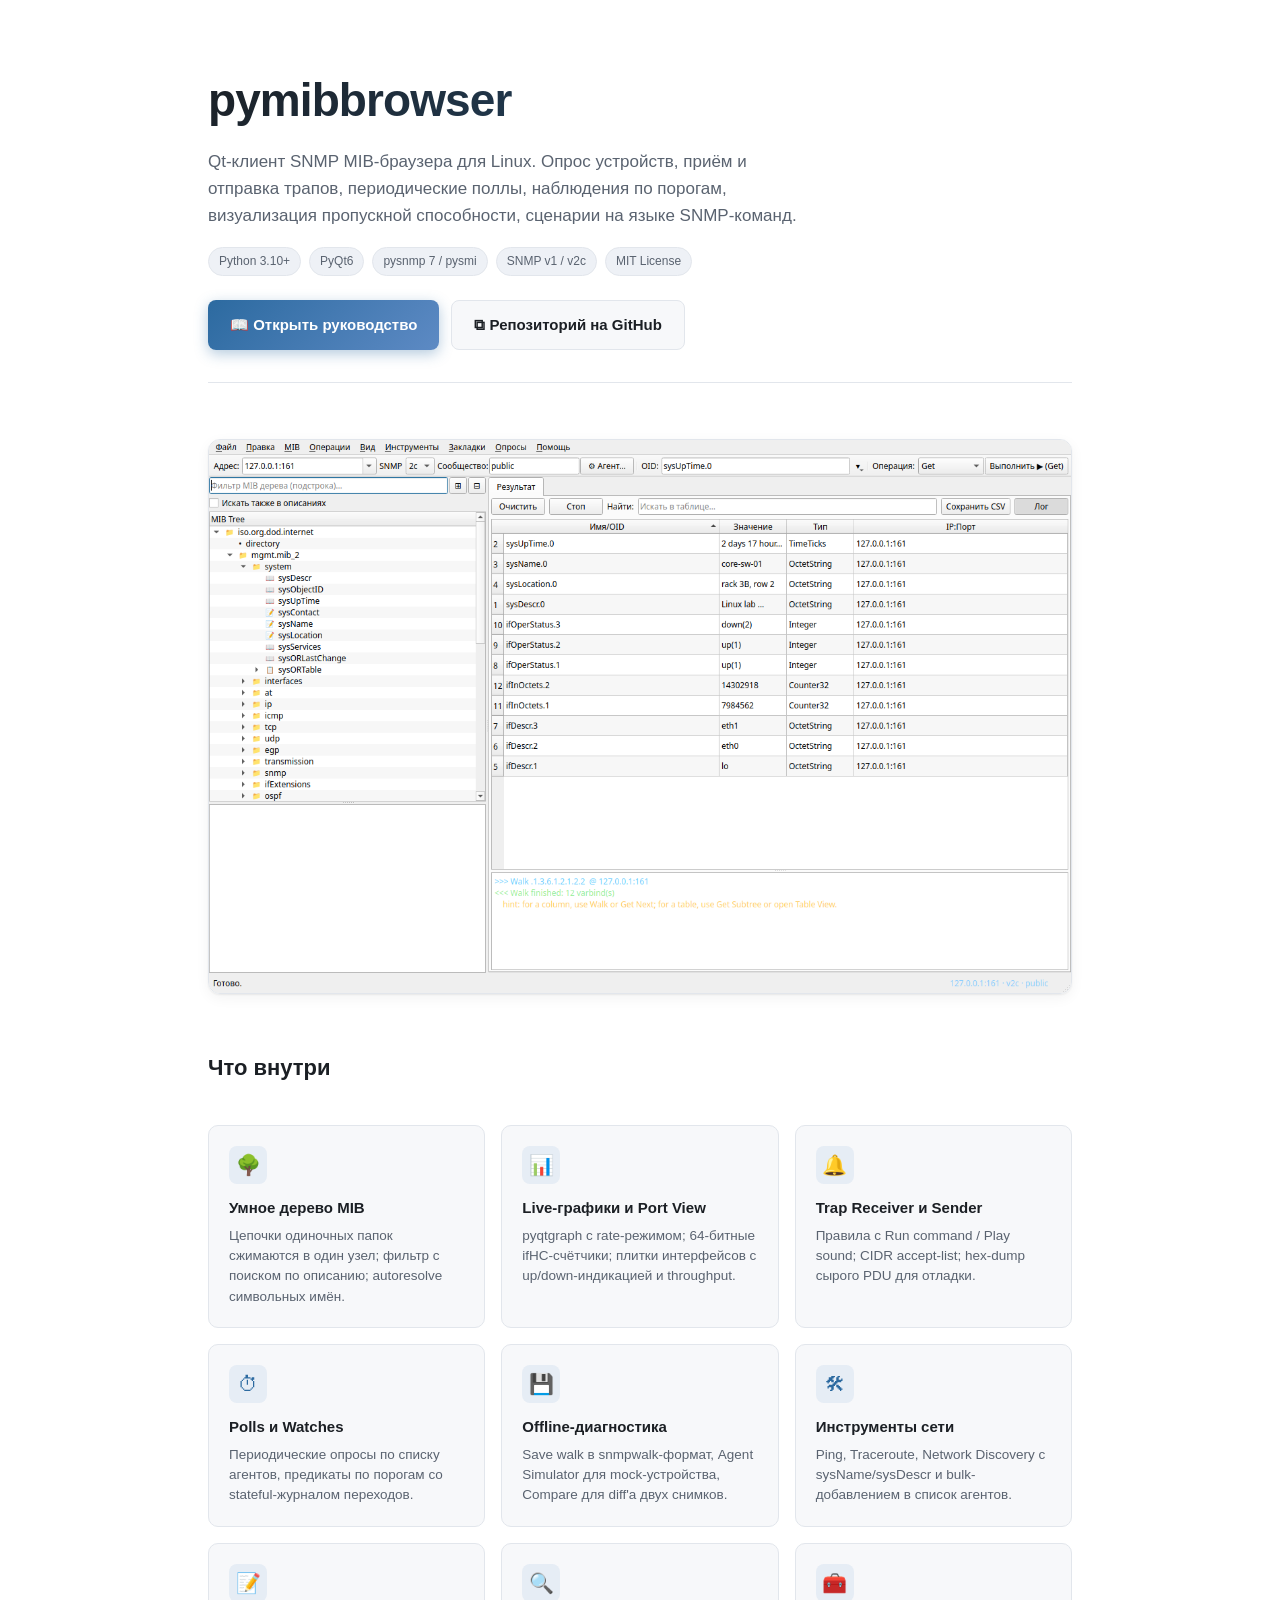
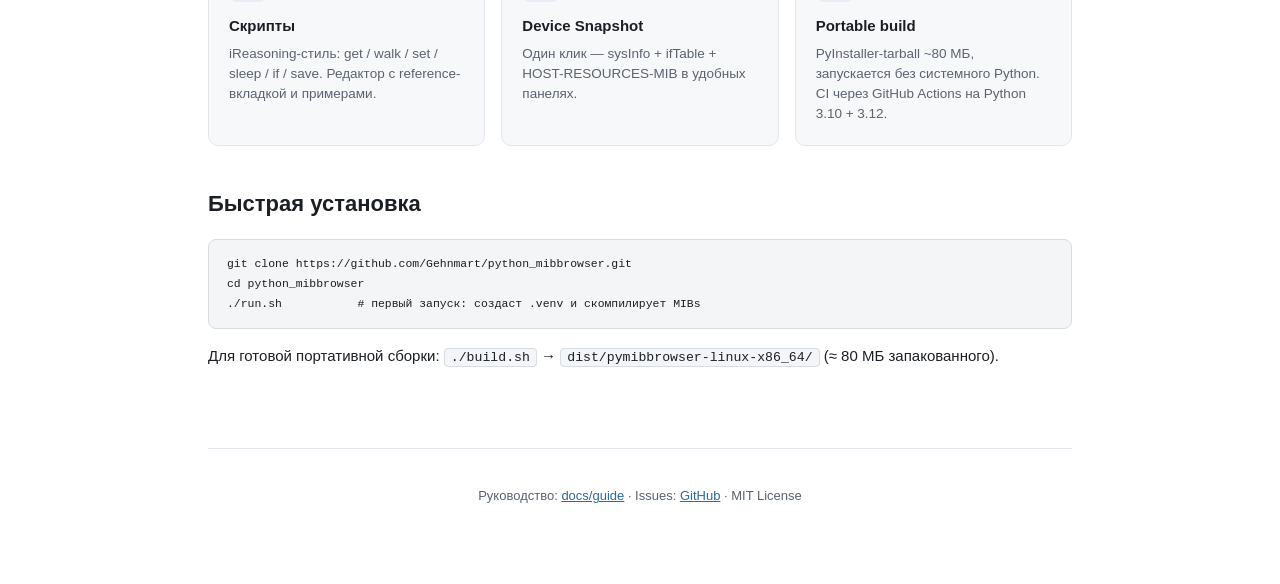
<file: docs/index.html>
<!DOCTYPE html>
<html lang="ru">
<head>
  <meta charset="utf-8">
  <meta name="viewport" content="width=device-width, initial-scale=1">
  <title>pymibbrowser — Qt SNMP MIB Browser для Linux</title>
  <link rel="stylesheet" href="guide/style.css">
  <style>
    /* Landing-only overrides — re-uses the guide's CSS variables. */
    main.landing {
      max-width: 960px;
      padding: 64px 48px;
    }
    header.hero h1 { font-size: 46px; }
    .cta {
      display: flex; gap: 12px; flex-wrap: wrap;
      margin-top: 24px;
    }
    .cta a {
      display: inline-flex; align-items: center; gap: 8px;
      padding: 12px 22px;
      border-radius: 8px;
      text-decoration: none;
      font-weight: 600;
      font-size: 15px;
      transition: transform .15s, box-shadow .15s;
    }
    .cta a.primary {
      background: linear-gradient(135deg, var(--accent) 0%, #5d8ac4 100%);
      color: white;
      box-shadow: 0 4px 14px rgba(44, 106, 160, .35);
    }
    .cta a.primary:hover {
      transform: translateY(-1px);
      box-shadow: 0 6px 22px rgba(44, 106, 160, .45);
    }
    .cta a.secondary {
      background: var(--surface);
      color: var(--text);
      border: 1px solid var(--border);
    }
    .cta a.secondary:hover { background: var(--surface-alt); }

    .feature-grid {
      display: grid;
      grid-template-columns: repeat(3, 1fr);
      gap: 16px;
      margin: 40px 0;
    }
    .feature {
      padding: 20px;
      background: var(--surface);
      border: 1px solid var(--border);
      border-radius: 10px;
    }
    .feature .icon {
      display: inline-flex; align-items: center; justify-content: center;
      width: 38px; height: 38px;
      border-radius: 8px;
      background: var(--accent-soft);
      color: var(--accent);
      font-size: 20px;
      margin-bottom: 12px;
    }
    .feature h3 { margin: 0 0 6px 0; font-size: 15px; }
    .feature p  {
      margin: 0; font-size: 13.5px; color: var(--text-muted);
      line-height: 1.5;
    }
    @media (max-width: 700px) {
      .feature-grid { grid-template-columns: 1fr; }
      main.landing { padding: 36px 20px; }
      header.hero h1 { font-size: 32px; }
    }

    .hero-screenshot {
      margin: 40px 0 0 0;
      border-radius: 12px;
      overflow: hidden;
      border: 1px solid var(--border);
      box-shadow: var(--shadow);
    }
    .hero-screenshot img { display: block; width: 100%; }

    footer {
      margin-top: 80px;
      padding-top: 24px;
      border-top: 1px solid var(--border);
      color: var(--text-muted);
      font-size: 13px;
      text-align: center;
    }
    footer a { color: var(--accent); }
  </style>
</head>
<body>

<main class="landing">

<header class="hero">
  <h1>pymibbrowser</h1>
  <p class="lead">
    Qt-клиент SNMP MIB-браузера для Linux. Опрос устройств, приём и
    отправка трапов, периодические поллы, наблюдения по порогам,
    визуализация пропускной способности, сценарии на языке
    SNMP-команд.
  </p>
  <div class="badges">
    <span class="badge">Python 3.10+</span>
    <span class="badge">PyQt6</span>
    <span class="badge">pysnmp 7 / pysmi</span>
    <span class="badge">SNMP v1 / v2c</span>
    <span class="badge">MIT License</span>
  </div>
  <div class="cta">
    <a class="primary" href="guide/">📖 Открыть руководство</a>
    <a class="secondary"
       href="https://github.com/Gehnmart/python_mibbrowser">
      ⧉ Репозиторий на GitHub
    </a>
  </div>
</header>

<div class="hero-screenshot">
  <img src="guide/screenshots/main_window_filled.png"
       alt="pymibbrowser — главное окно после Walk по ifTable">
</div>

<!-- ============ Feature grid ============ -->

<h2 style="margin-top: 56px; font-size: 22px;">Что внутри</h2>
<div class="feature-grid">

  <div class="feature">
    <div class="icon">🌳</div>
    <h3>Умное дерево MIB</h3>
    <p>Цепочки одиночных папок сжимаются в один узел; фильтр с
      поиском по описанию; autoresolve символьных имён.</p>
  </div>

  <div class="feature">
    <div class="icon">📊</div>
    <h3>Live-графики и Port View</h3>
    <p>pyqtgraph с rate-режимом; 64-битные ifHC-счётчики; плитки
      интерфейсов с up/down-индикацией и throughput.</p>
  </div>

  <div class="feature">
    <div class="icon">🔔</div>
    <h3>Trap Receiver и Sender</h3>
    <p>Правила с Run command / Play sound; CIDR accept-list; hex-dump
      сырого PDU для отладки.</p>
  </div>

  <div class="feature">
    <div class="icon">⏱</div>
    <h3>Polls и Watches</h3>
    <p>Периодические опросы по списку агентов, предикаты по порогам
      со stateful-журналом переходов.</p>
  </div>

  <div class="feature">
    <div class="icon">💾</div>
    <h3>Offline-диагностика</h3>
    <p>Save walk в snmpwalk-формат, Agent Simulator для mock-устройства,
      Compare для diff'а двух снимков.</p>
  </div>

  <div class="feature">
    <div class="icon">🛠</div>
    <h3>Инструменты сети</h3>
    <p>Ping, Traceroute, Network Discovery с sysName/sysDescr
      и bulk-добавлением в список агентов.</p>
  </div>

  <div class="feature">
    <div class="icon">📝</div>
    <h3>Скрипты</h3>
    <p>iReasoning-стиль: get / walk / set / sleep / if / save.
      Редактор с reference-вкладкой и примерами.</p>
  </div>

  <div class="feature">
    <div class="icon">🔍</div>
    <h3>Device Snapshot</h3>
    <p>Один клик — sysInfo + ifTable + HOST-RESOURCES-MIB в
      удобных панелях.</p>
  </div>

  <div class="feature">
    <div class="icon">🧰</div>
    <h3>Portable build</h3>
    <p>PyInstaller-tarball ~80 МБ, запускается без системного Python.
      CI через GitHub Actions на Python 3.10 + 3.12.</p>
  </div>

</div>

<!-- ============ Quick install ============ -->

<h2 style="font-size: 22px;">Быстрая установка</h2>
<pre><code>git clone https://github.com/Gehnmart/python_mibbrowser.git
cd python_mibbrowser
./run.sh           # первый запуск: создаст .venv и скомпилирует MIBs
</code></pre>

<p class="note">
  Для готовой портативной сборки:
  <code>./build.sh</code> → <code>dist/pymibbrowser-linux-x86_64/</code>
  (≈&nbsp;80&nbsp;МБ запакованного).
</p>

<!-- ============ Footer ============ -->

<footer>
  <p>
    Руководство:
    <a href="guide/">docs/guide</a> ·
    Issues:
    <a href="https://github.com/Gehnmart/python_mibbrowser/issues">GitHub</a> ·
    MIT License
  </p>
</footer>

</main>

</body>
</html>
</file>
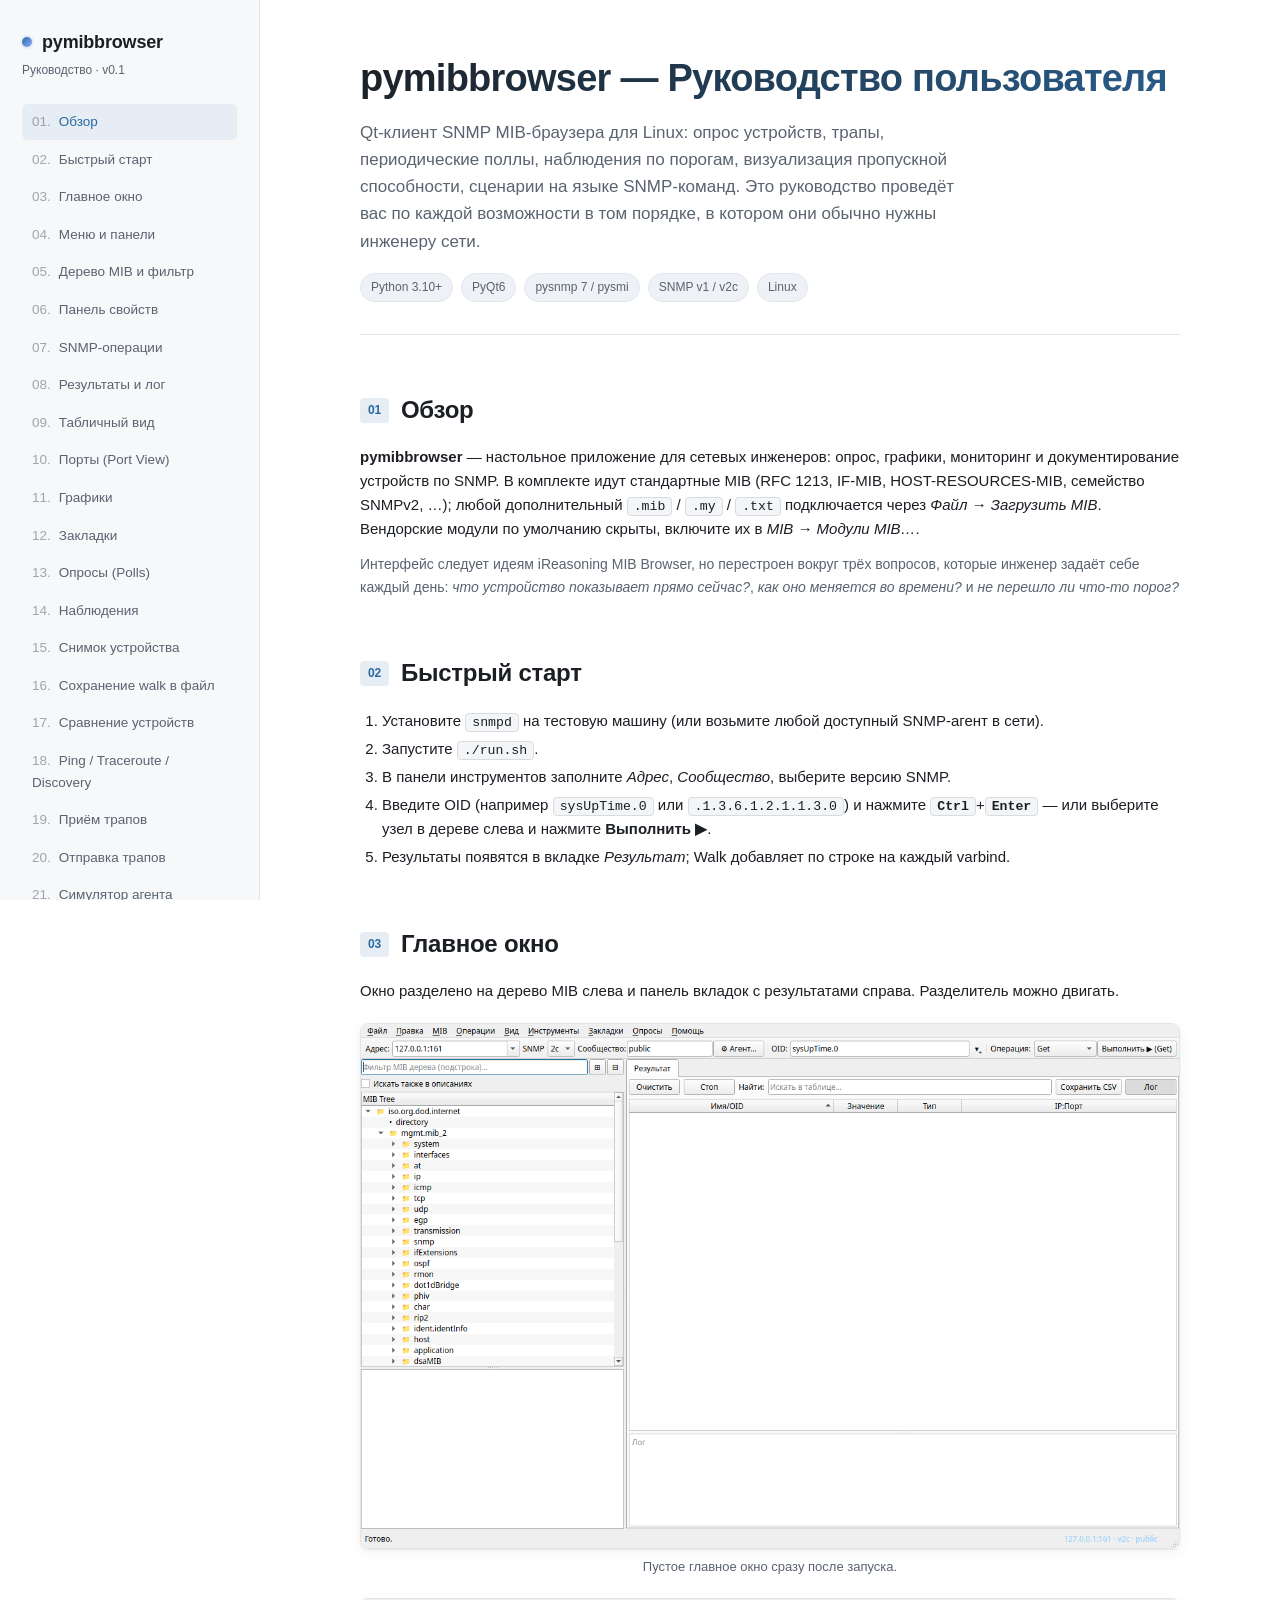
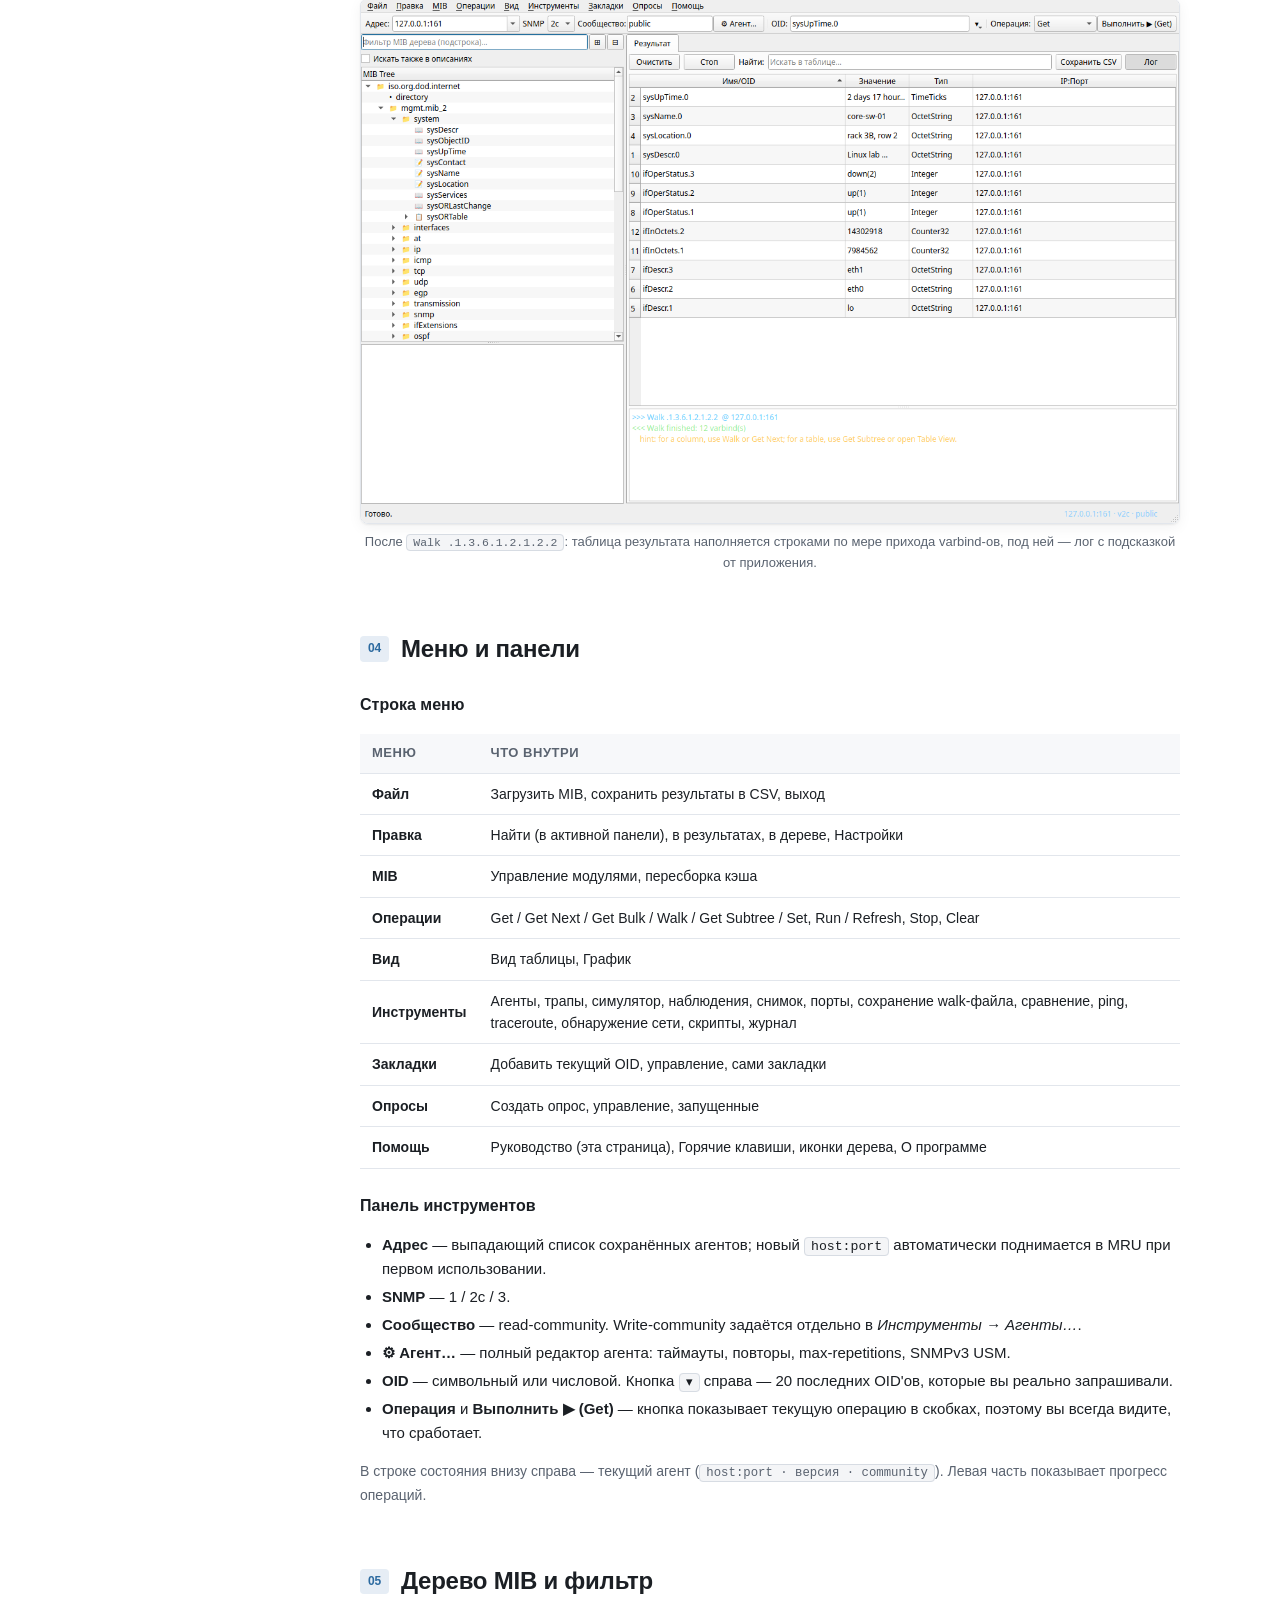
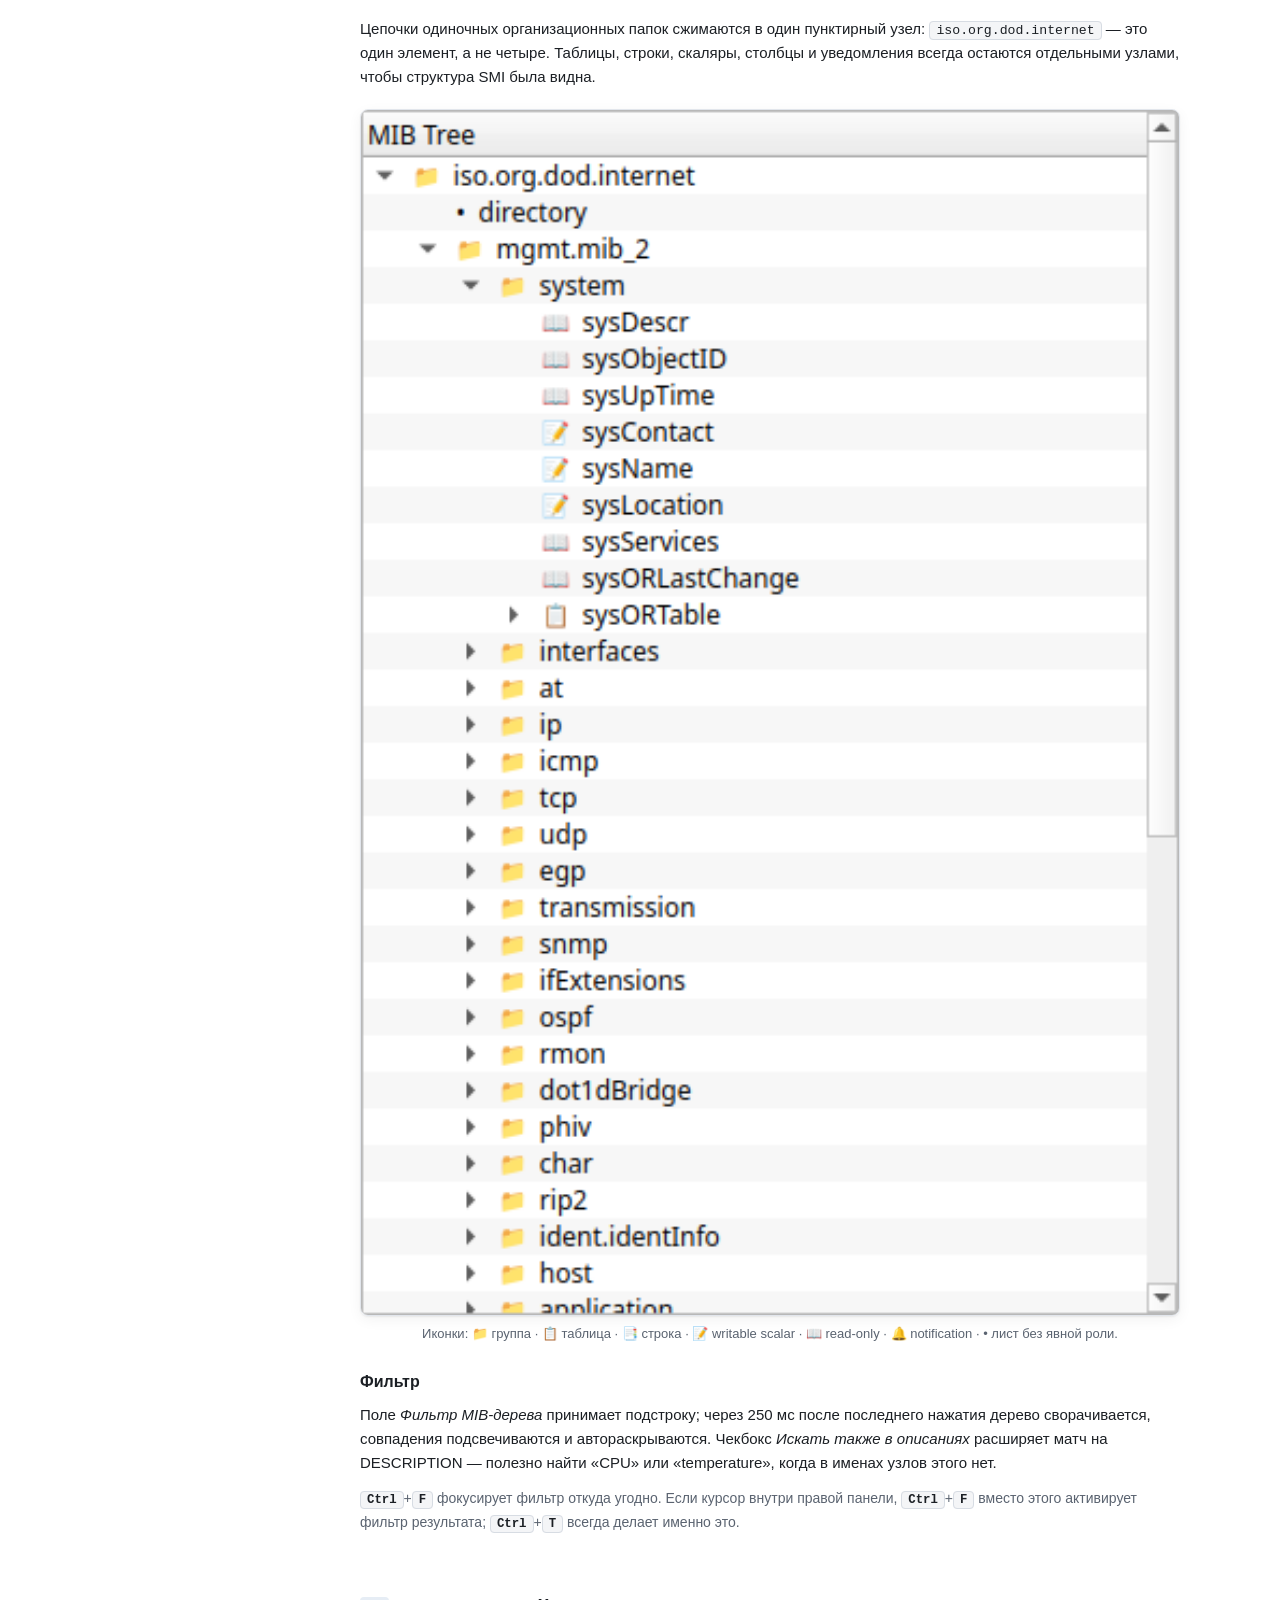
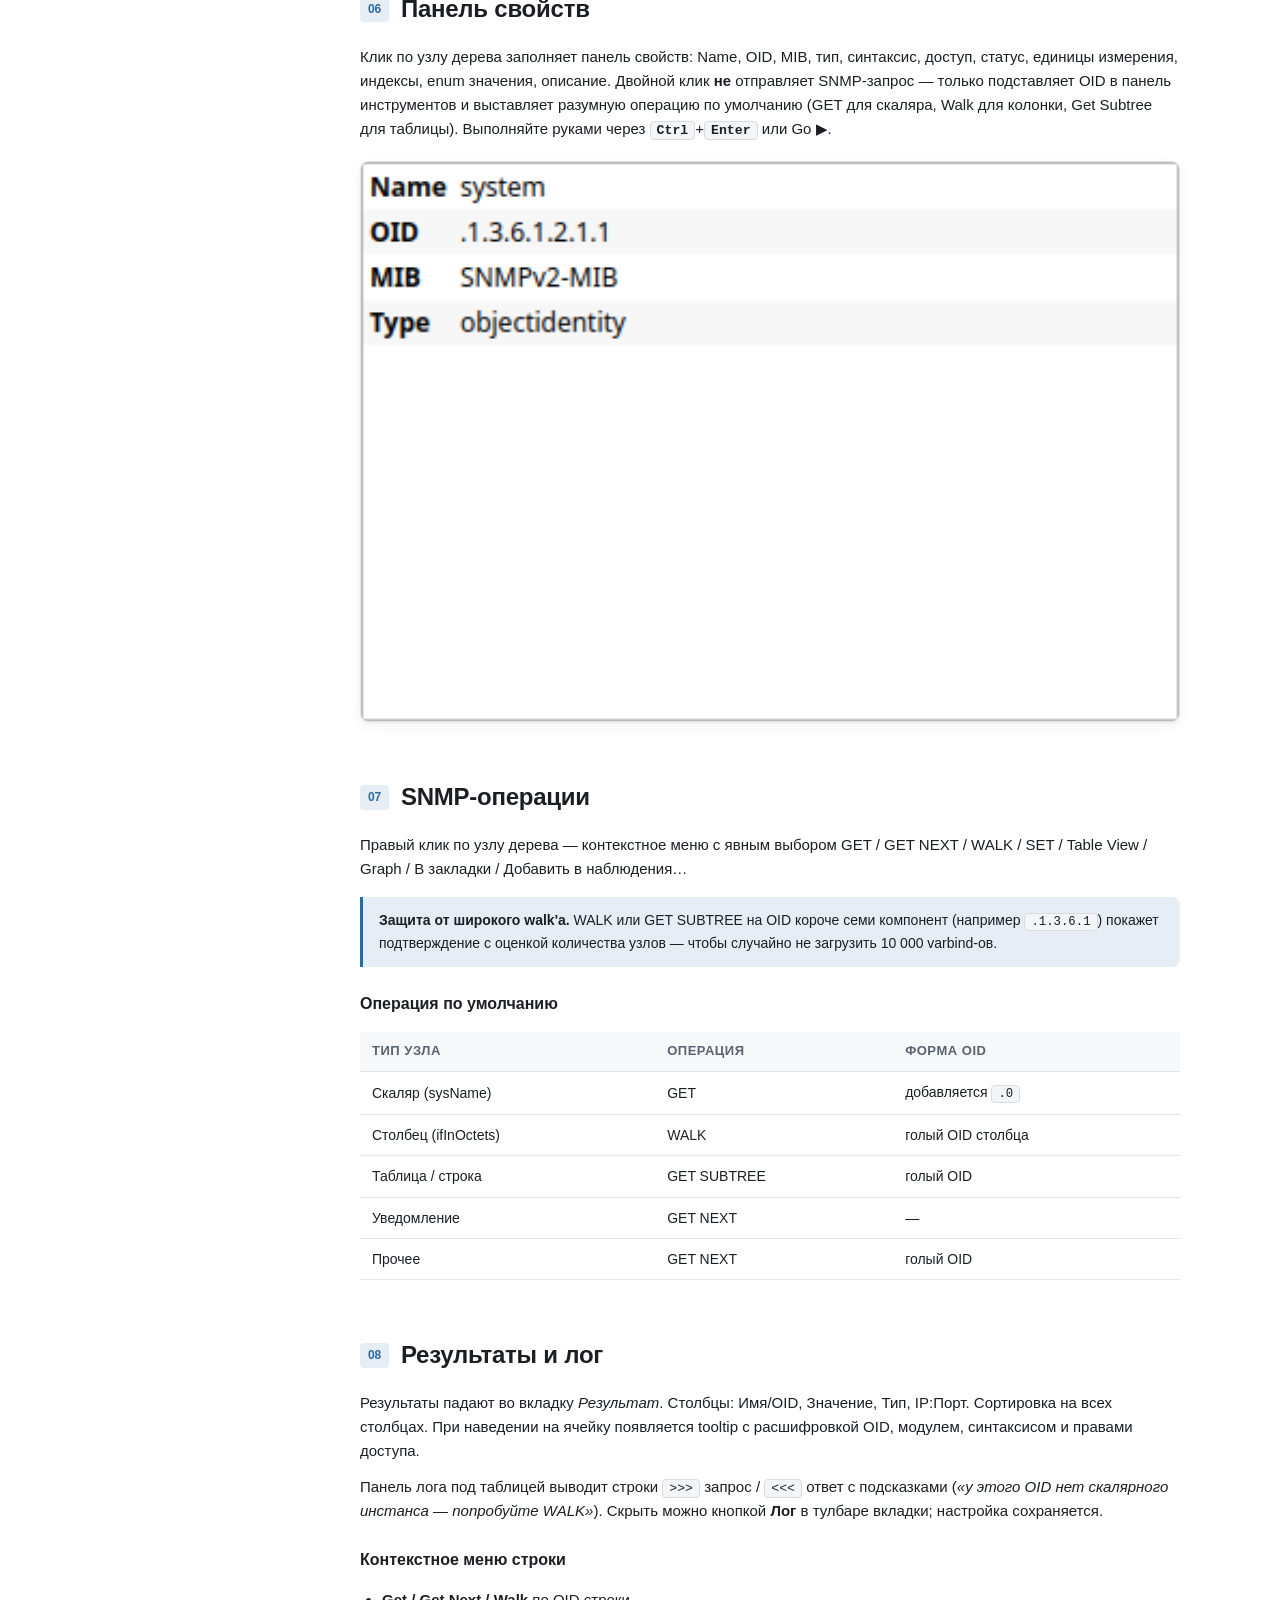
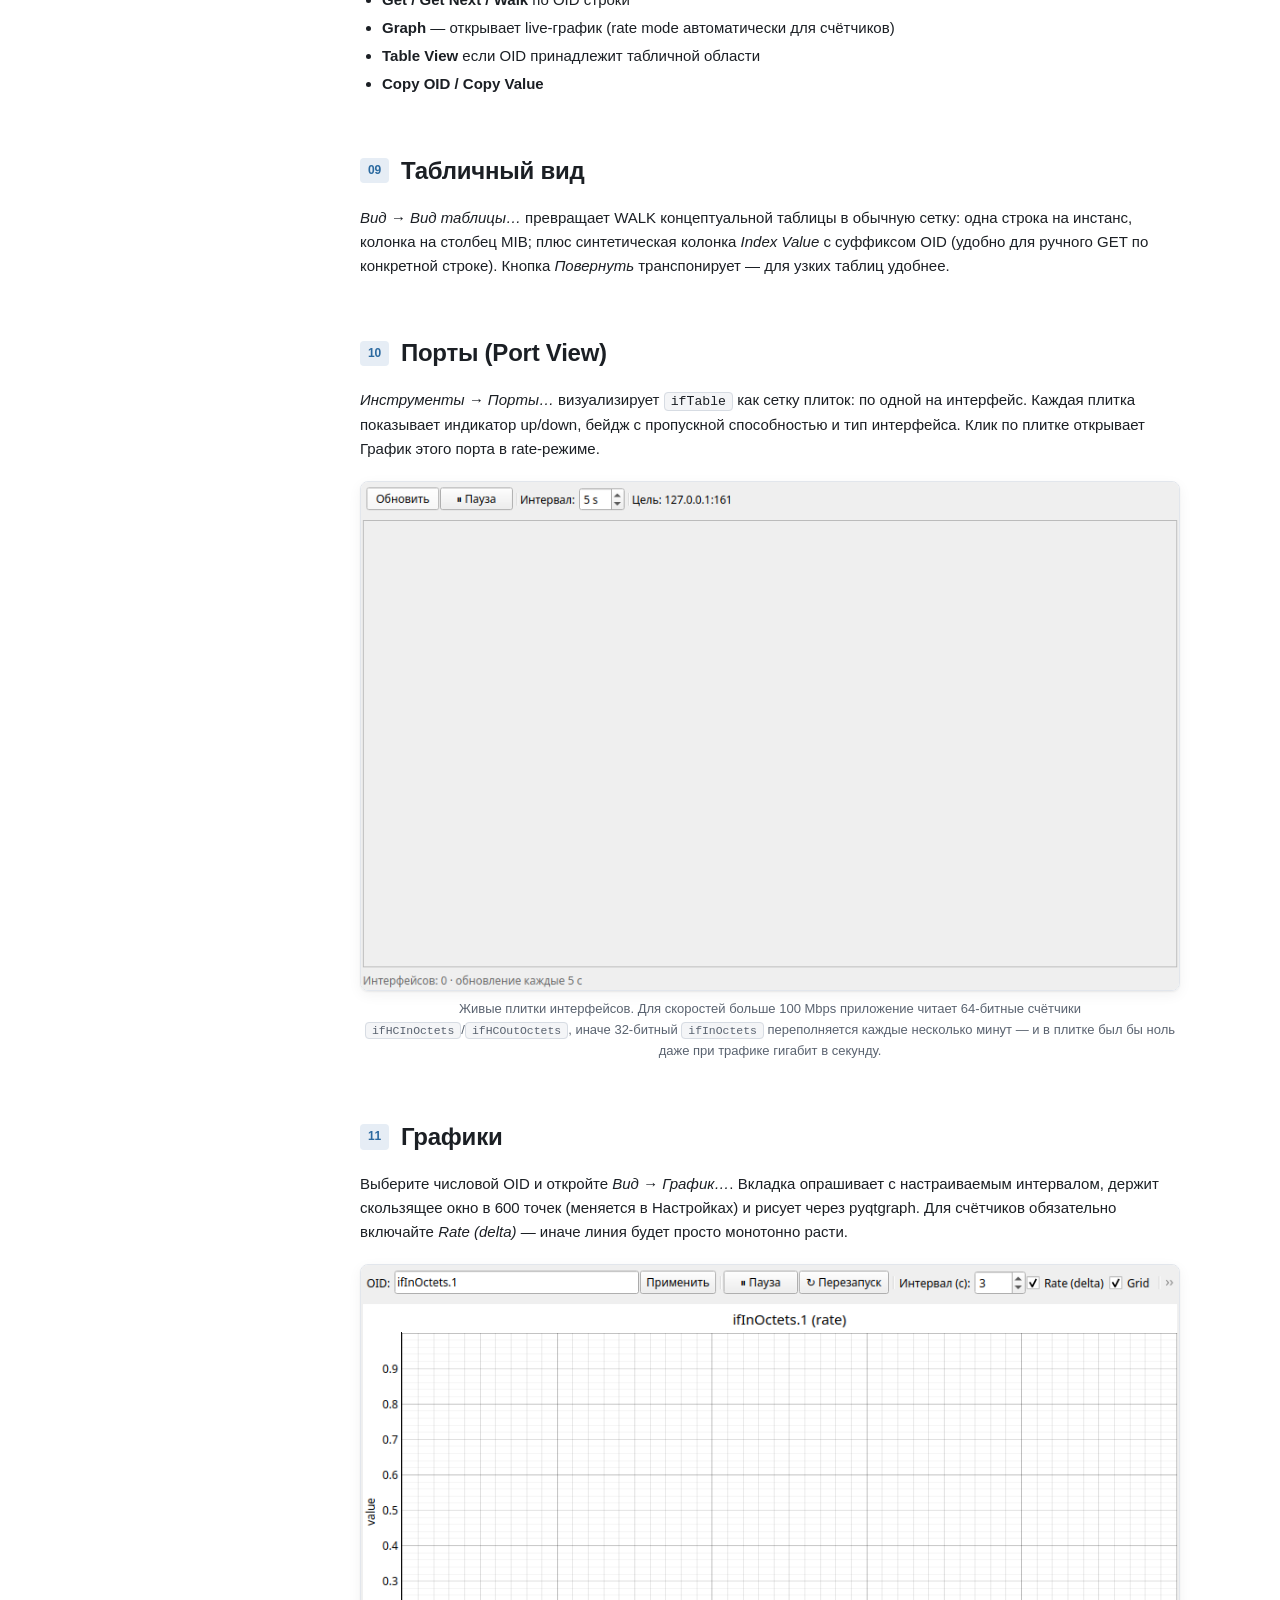
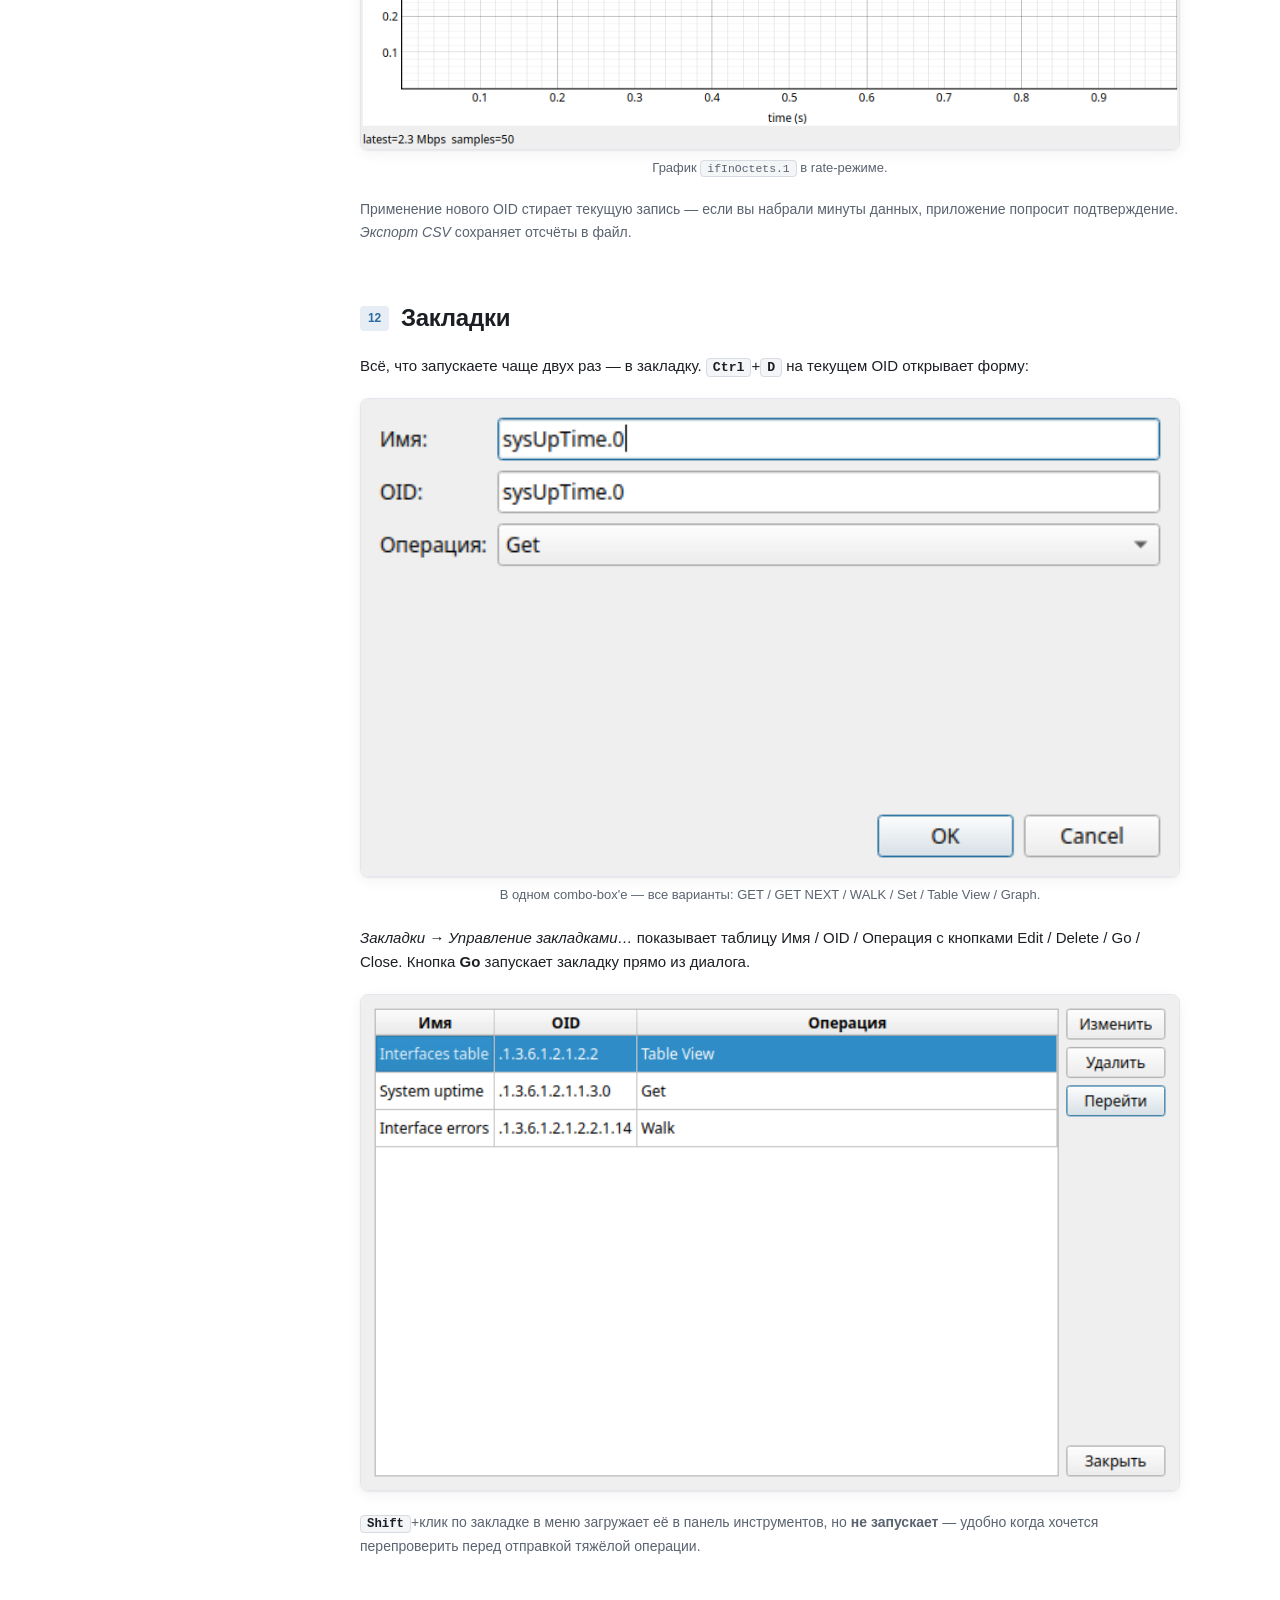
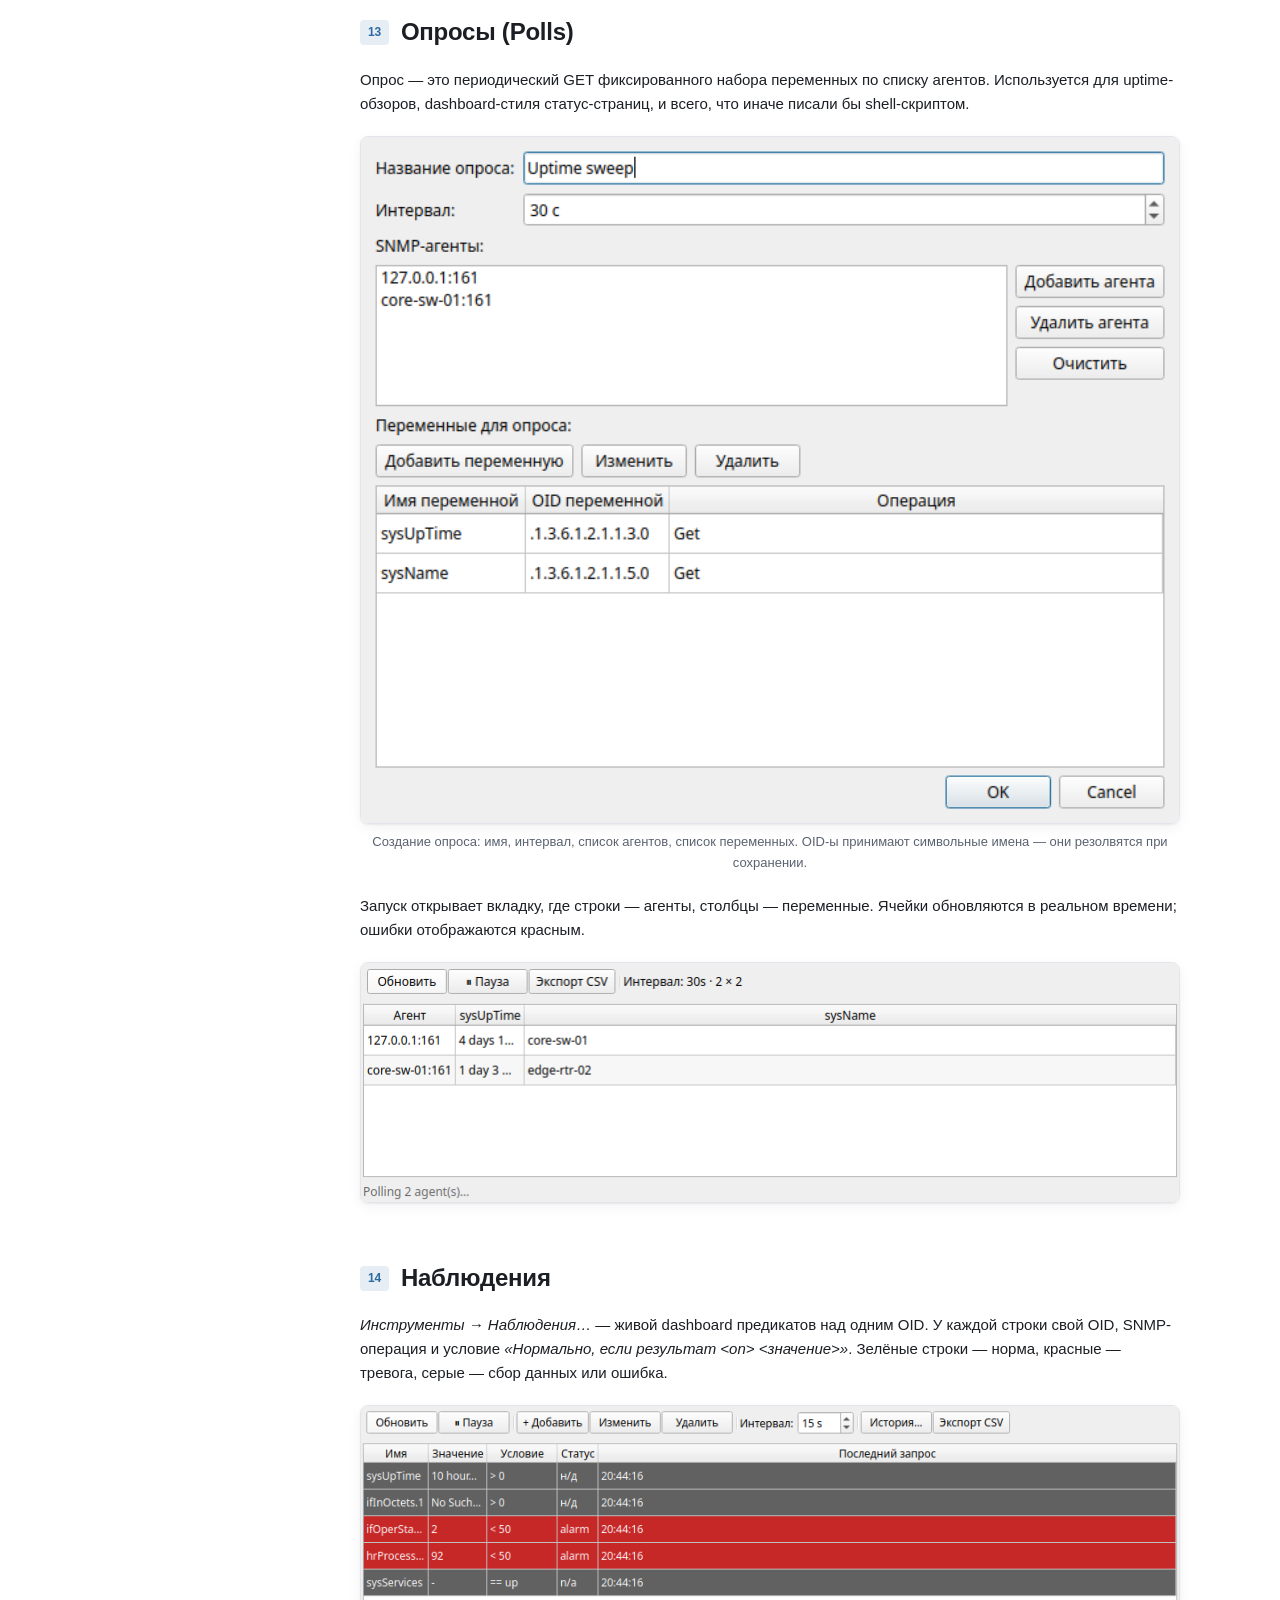
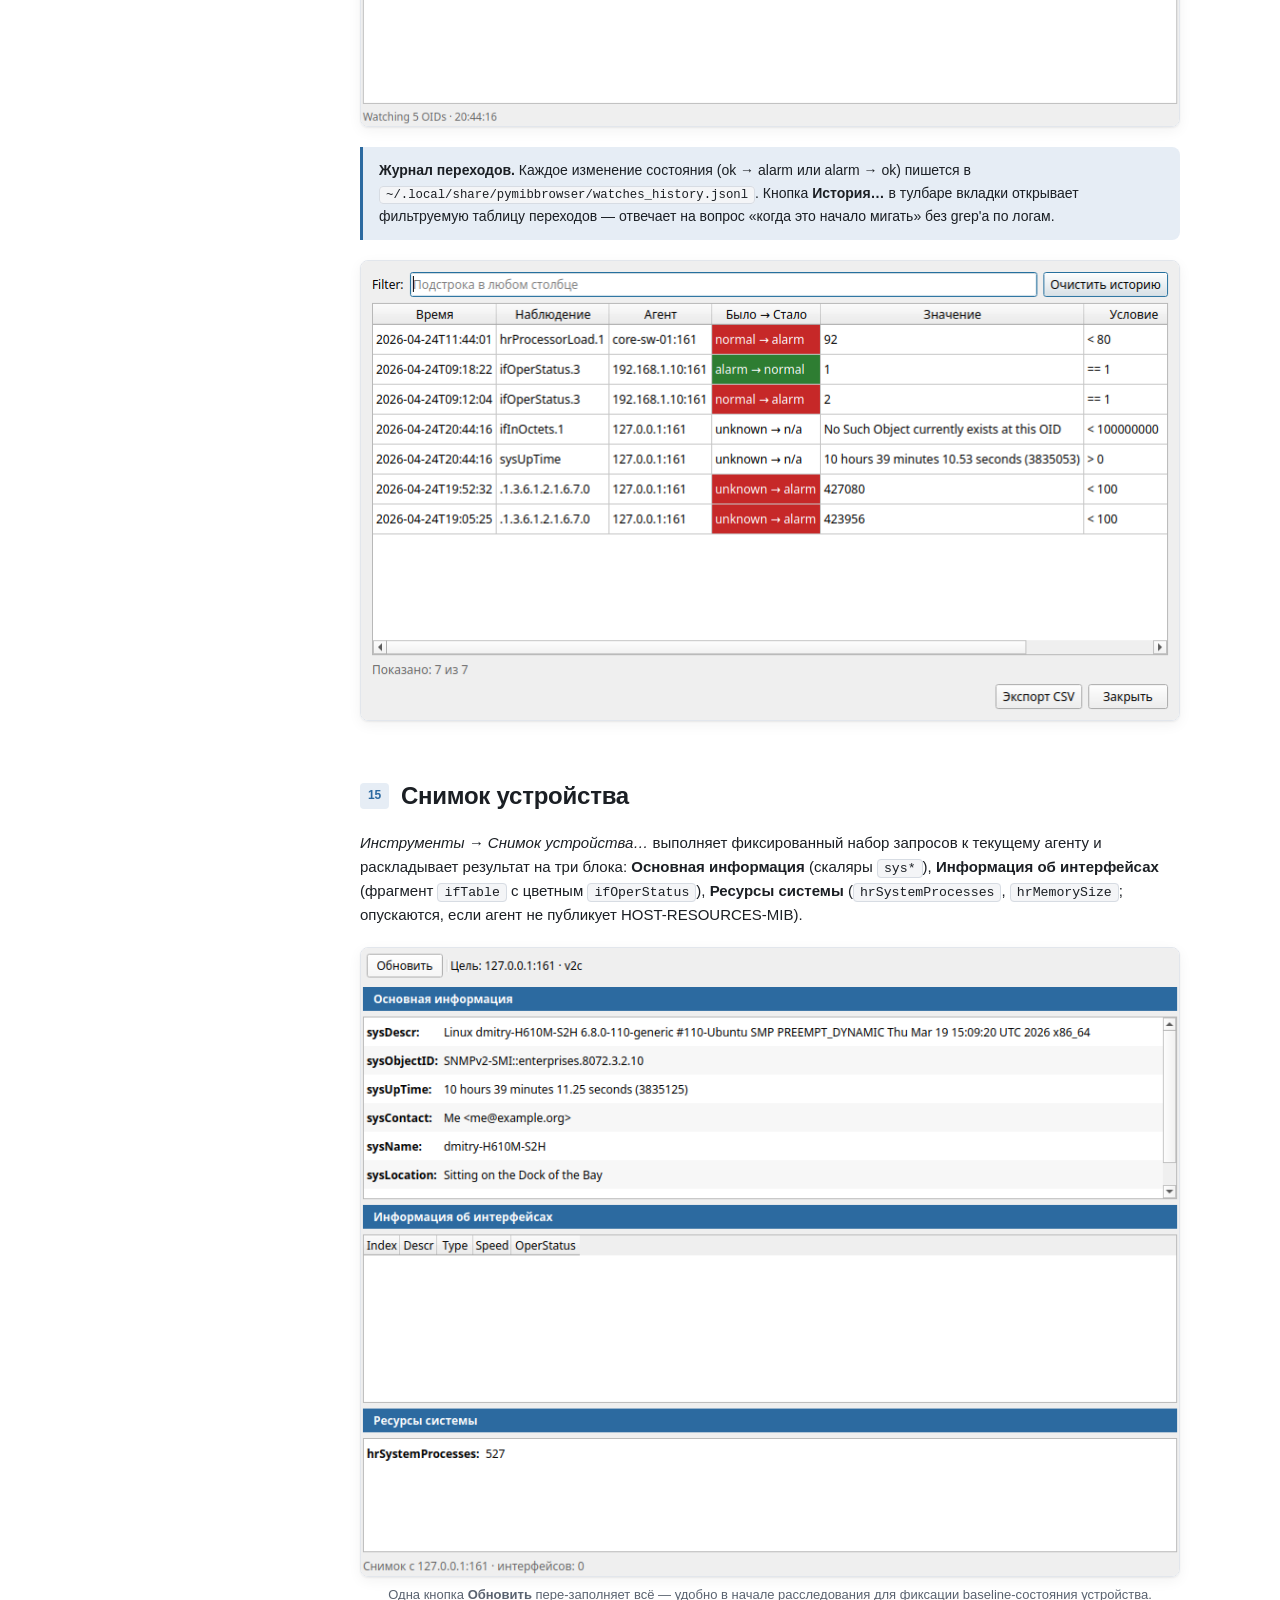
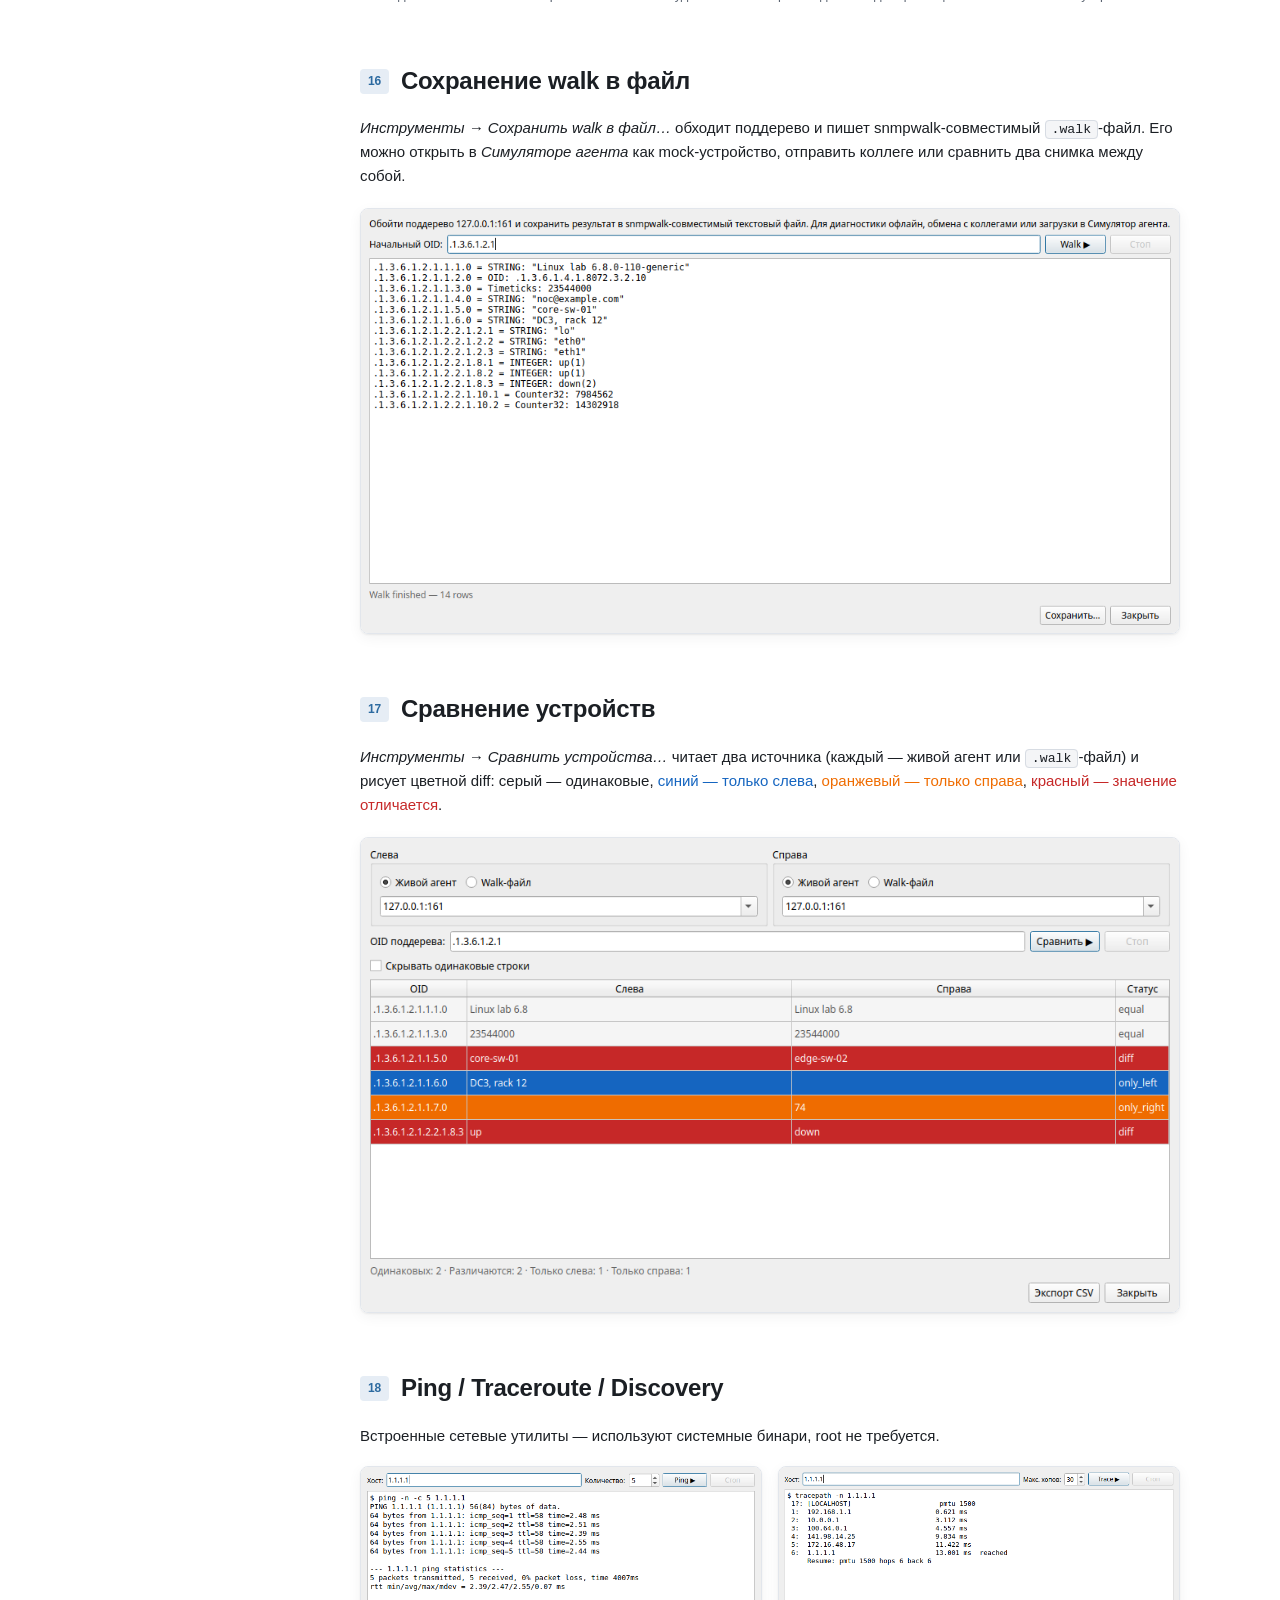
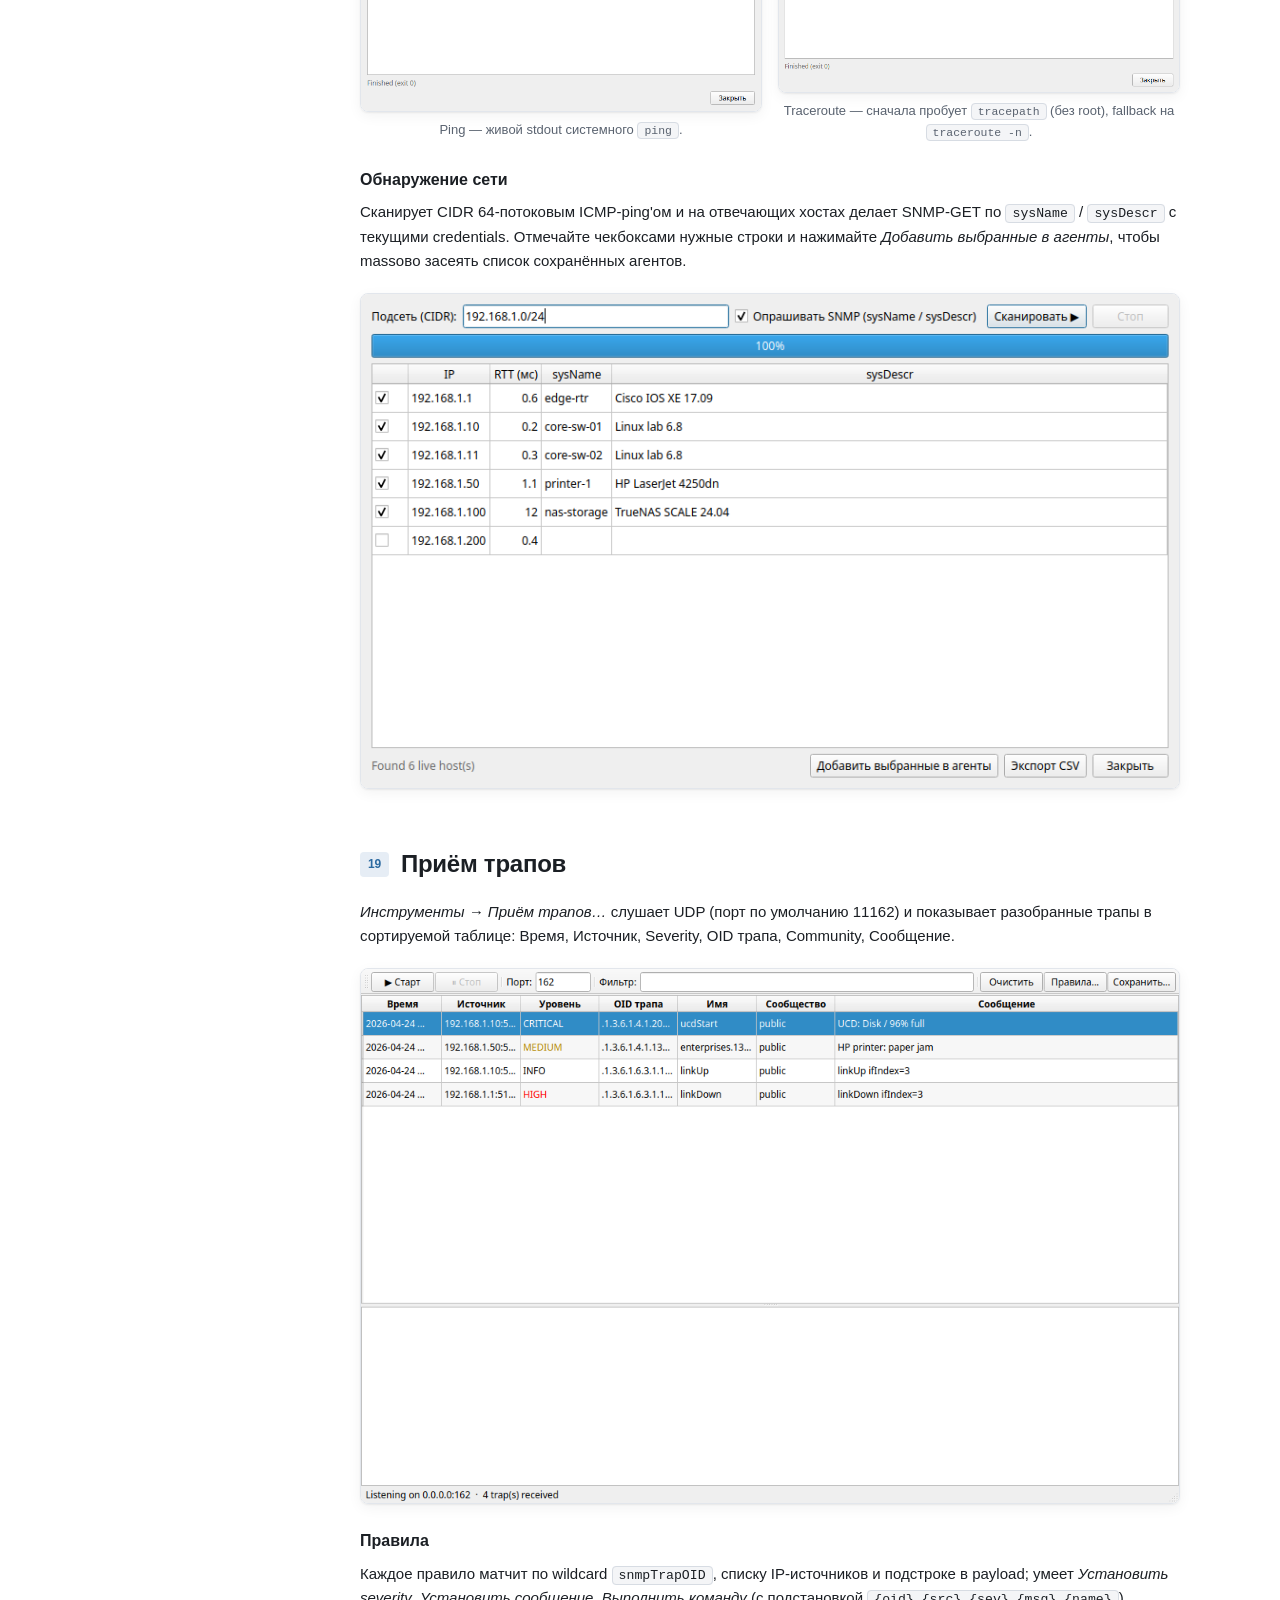
<file: docs/guide/index.html>
<!DOCTYPE html>
<html lang="ru">
<head>
  <meta charset="utf-8">
  <meta name="viewport" content="width=device-width, initial-scale=1">
  <title>pymibbrowser — Руководство пользователя</title>
  <link rel="stylesheet" href="style.css">
</head>
<body>
<div class="layout">

<aside class="nav">
  <div class="brand"><span class="dot"></span> pymibbrowser</div>
  <div class="version">Руководство · v0.1</div>
  <ol>
    <li><a href="#overview">Обзор</a></li>
    <li><a href="#quickstart">Быстрый старт</a></li>
    <li><a href="#mainwindow">Главное окно</a></li>
    <li><a href="#menu">Меню и панели</a></li>
    <li><a href="#mibtree">Дерево MIB и фильтр</a></li>
    <li><a href="#properties">Панель свойств</a></li>
    <li><a href="#operations">SNMP-операции</a></li>
    <li><a href="#result">Результаты и лог</a></li>
    <li><a href="#tableview">Табличный вид</a></li>
    <li><a href="#portview">Порты (Port View)</a></li>
    <li><a href="#graph">Графики</a></li>
    <li><a href="#bookmarks">Закладки</a></li>
    <li><a href="#polls">Опросы (Polls)</a></li>
    <li><a href="#watches">Наблюдения</a></li>
    <li><a href="#snapshot">Снимок устройства</a></li>
    <li><a href="#savewalk">Сохранение walk в файл</a></li>
    <li><a href="#compare">Сравнение устройств</a></li>
    <li><a href="#network">Ping / Traceroute / Discovery</a></li>
    <li><a href="#traps">Приём трапов</a></li>
    <li><a href="#trapsender">Отправка трапов</a></li>
    <li><a href="#simulator">Симулятор агента</a></li>
    <li><a href="#scripts">Запуск скриптов</a></li>
    <li><a href="#agents">Агенты</a></li>
    <li><a href="#prefs">Настройки</a></li>
    <li><a href="#shortcuts">Горячие клавиши</a></li>
    <li><a href="#troubleshooting">Решение проблем</a></li>
  </ol>
</aside>

<main>

<header class="hero">
  <h1>pymibbrowser — Руководство пользователя</h1>
  <p class="lead">
    Qt-клиент SNMP MIB-браузера для Linux: опрос устройств, трапы,
    периодические поллы, наблюдения по порогам, визуализация
    пропускной способности, сценарии на языке SNMP-команд. Это
    руководство проведёт вас по каждой возможности в том порядке, в
    котором они обычно нужны инженеру сети.
  </p>
  <div class="badges">
    <span class="badge">Python 3.10+</span>
    <span class="badge">PyQt6</span>
    <span class="badge">pysnmp 7 / pysmi</span>
    <span class="badge">SNMP v1 / v2c</span>
    <span class="badge">Linux</span>
  </div>
</header>

<!-- ================================================================= -->
<section id="overview">
  <h2><span class="num">01</span> Обзор</h2>
  <p>
    <strong>pymibbrowser</strong> — настольное приложение для сетевых
    инженеров: опрос, графики, мониторинг и документирование
    устройств по SNMP. В комплекте идут стандартные MIB (RFC 1213,
    IF-MIB, HOST-RESOURCES-MIB, семейство SNMPv2, …); любой
    дополнительный <code>.mib</code> / <code>.my</code> /
    <code>.txt</code> подключается через <em>Файл → Загрузить MIB</em>.
    Вендорские модули по умолчанию скрыты, включите их в
    <em>MIB → Модули MIB…</em>.
  </p>
  <p class="note">
    Интерфейс следует идеям iReasoning MIB Browser, но перестроен
    вокруг трёх вопросов, которые инженер задаёт себе каждый день:
    <em>что устройство показывает прямо сейчас?</em>, <em>как оно
    меняется во времени?</em> и <em>не перешло ли что-то порог?</em>
  </p>
</section>

<!-- ================================================================= -->
<section id="quickstart">
  <h2><span class="num">02</span> Быстрый старт</h2>
  <ol class="steps">
    <li>Установите <code>snmpd</code> на тестовую машину (или возьмите
        любой доступный SNMP-агент в сети).</li>
    <li>Запустите <code>./run.sh</code>.</li>
    <li>В панели инструментов заполните <em>Адрес</em>, <em>Сообщество</em>,
        выберите версию SNMP.</li>
    <li>Введите OID (например <code>sysUpTime.0</code> или
        <code>.1.3.6.1.2.1.1.3.0</code>) и нажмите
        <kbd>Ctrl</kbd>+<kbd>Enter</kbd> — или выберите узел в дереве
        слева и нажмите <strong>Выполнить&nbsp;▶</strong>.</li>
    <li>Результаты появятся в вкладке <em>Результат</em>; Walk
        добавляет по строке на каждый varbind.</li>
  </ol>
</section>

<!-- ================================================================= -->
<section id="mainwindow">
  <h2><span class="num">03</span> Главное окно</h2>
  <p>
    Окно разделено на дерево MIB слева и панель вкладок с
    результатами справа. Разделитель можно двигать.
  </p>
  <figure>
    <img src="screenshots/main_window.png"
         alt="Главное окно приложения, пустой результат">
    <figcaption>Пустое главное окно сразу после запуска.</figcaption>
  </figure>
  <figure>
    <img src="screenshots/main_window_filled.png"
         alt="Главное окно после Walk по ifTable с логом и раскрытым деревом">
    <figcaption>После <code>Walk .1.3.6.1.2.1.2.2</code>: таблица
      результата наполняется строками по мере прихода varbind-ов, под
      ней — лог с подсказкой от приложения.</figcaption>
  </figure>
</section>

<!-- ================================================================= -->
<section id="menu">
  <h2><span class="num">04</span> Меню и панели</h2>
  <h3>Строка меню</h3>
  <table>
    <tr><th>Меню</th><th>Что внутри</th></tr>
    <tr><td><strong>Файл</strong></td>
        <td>Загрузить MIB, сохранить результаты в CSV, выход</td></tr>
    <tr><td><strong>Правка</strong></td>
        <td>Найти (в активной панели), в результатах, в дереве,
          Настройки</td></tr>
    <tr><td><strong>MIB</strong></td>
        <td>Управление модулями, пересборка кэша</td></tr>
    <tr><td><strong>Операции</strong></td>
        <td>Get / Get Next / Get Bulk / Walk / Get Subtree / Set,
          Run&nbsp;/&nbsp;Refresh, Stop, Clear</td></tr>
    <tr><td><strong>Вид</strong></td><td>Вид таблицы, График</td></tr>
    <tr><td><strong>Инструменты</strong></td>
        <td>Агенты, трапы, симулятор, наблюдения, снимок, порты,
          сохранение walk-файла, сравнение, ping, traceroute,
          обнаружение сети, скрипты, журнал</td></tr>
    <tr><td><strong>Закладки</strong></td>
        <td>Добавить текущий OID, управление, сами закладки</td></tr>
    <tr><td><strong>Опросы</strong></td>
        <td>Создать опрос, управление, запущенные</td></tr>
    <tr><td><strong>Помощь</strong></td>
        <td>Руководство (эта страница), Горячие клавиши,
          иконки дерева, О программе</td></tr>
  </table>

  <h3>Панель инструментов</h3>
  <ul>
    <li><strong>Адрес</strong> — выпадающий список сохранённых
      агентов; новый <code>host:port</code> автоматически поднимается
      в MRU при первом использовании.</li>
    <li><strong>SNMP</strong> — 1 / 2c / 3.</li>
    <li><strong>Сообщество</strong> — read-community. Write-community
      задаётся отдельно в <em>Инструменты → Агенты…</em>.</li>
    <li><strong>⚙&nbsp;Агент…</strong> — полный редактор агента:
      таймауты, повторы, max-repetitions, SNMPv3 USM.</li>
    <li><strong>OID</strong> — символьный или
      числовой. Кнопка <code>▾</code> справа — 20 последних OID'ов,
      которые вы реально запрашивали.</li>
    <li><strong>Операция</strong> и <strong>Выполнить&nbsp;▶&nbsp;(Get)</strong> —
      кнопка показывает текущую операцию в скобках, поэтому вы всегда
      видите, что сработает.</li>
  </ul>
  <p class="note">
    В строке состояния внизу справа — текущий агент
    (<code>host:port&nbsp;·&nbsp;версия&nbsp;·&nbsp;community</code>).
    Левая часть показывает прогресс операций.
  </p>
</section>

<!-- ================================================================= -->
<section id="mibtree">
  <h2><span class="num">05</span> Дерево MIB и фильтр</h2>
  <p>
    Цепочки одиночных организационных папок сжимаются в один
    пунктирный узел: <code>iso.org.dod.internet</code> — это один
    элемент, а не четыре. Таблицы, строки, скаляры, столбцы и
    уведомления всегда остаются отдельными узлами, чтобы структура
    SMI была видна.
  </p>
  <figure>
    <img src="screenshots/mib_tree.png"
         alt="Дерево MIB с раскрытой system и сжатыми цепочками папок">
    <figcaption>Иконки: 📁 группа · 📋 таблица · 📑 строка ·
      📝 writable scalar · 📖 read-only · 🔔 notification ·
      • лист без явной роли.</figcaption>
  </figure>
  <h3>Фильтр</h3>
  <p>
    Поле <em>Фильтр MIB-дерева</em> принимает подстроку; через
    250&nbsp;мс после последнего нажатия дерево сворачивается,
    совпадения подсвечиваются и автораскрываются. Чекбокс
    <em>Искать также в описаниях</em> расширяет матч на
    DESCRIPTION — полезно найти &laquo;CPU&raquo; или
    &laquo;temperature&raquo;, когда в именах узлов этого нет.
  </p>
  <p class="note">
    <kbd>Ctrl</kbd>+<kbd>F</kbd> фокусирует фильтр откуда угодно. Если
    курсор внутри правой панели, <kbd>Ctrl</kbd>+<kbd>F</kbd> вместо
    этого активирует фильтр результата; <kbd>Ctrl</kbd>+<kbd>T</kbd>
    всегда делает именно это.
  </p>
</section>

<!-- ================================================================= -->
<section id="properties">
  <h2><span class="num">06</span> Панель свойств</h2>
  <p>
    Клик по узлу дерева заполняет панель свойств: Name, OID, MIB,
    тип, синтаксис, доступ, статус, единицы измерения, индексы, enum
    значения, описание. Двойной клик <strong>не</strong> отправляет
    SNMP-запрос — только подставляет OID в панель инструментов и
    выставляет разумную операцию по умолчанию (GET для скаляра, Walk
    для колонки, Get Subtree для таблицы). Выполняйте руками через
    <kbd>Ctrl</kbd>+<kbd>Enter</kbd> или Go ▶.
  </p>
  <figure>
    <img src="screenshots/node_properties.png"
         alt="Панель свойств узла system">
  </figure>
</section>

<!-- ================================================================= -->
<section id="operations">
  <h2><span class="num">07</span> SNMP-операции</h2>
  <p>
    Правый клик по узлу дерева — контекстное меню с явным выбором
    GET / GET NEXT / WALK / SET / Table View / Graph / В закладки /
    Добавить в наблюдения…
  </p>
  <div class="callout">
    <strong>Защита от широкого walk'а.</strong> WALK или GET SUBTREE
    на OID короче семи компонент (например <code>.1.3.6.1</code>)
    покажет подтверждение с оценкой количества узлов — чтобы
    случайно не загрузить 10&nbsp;000 varbind-ов.
  </div>
  <h3>Операция по умолчанию</h3>
  <table>
    <tr><th>Тип узла</th><th>Операция</th><th>Форма OID</th></tr>
    <tr><td>Скаляр (sysName)</td><td>GET</td>
        <td>добавляется <code>.0</code></td></tr>
    <tr><td>Столбец (ifInOctets)</td><td>WALK</td>
        <td>голый OID столбца</td></tr>
    <tr><td>Таблица / строка</td><td>GET&nbsp;SUBTREE</td>
        <td>голый OID</td></tr>
    <tr><td>Уведомление</td><td>GET&nbsp;NEXT</td><td>—</td></tr>
    <tr><td>Прочее</td><td>GET&nbsp;NEXT</td><td>голый OID</td></tr>
  </table>
</section>

<!-- ================================================================= -->
<section id="result">
  <h2><span class="num">08</span> Результаты и лог</h2>
  <p>
    Результаты падают во вкладку <em>Результат</em>. Столбцы:
    Имя/OID, Значение, Тип, IP:Порт. Сортировка на всех столбцах.
    При наведении на ячейку появляется tooltip с расшифровкой OID,
    модулем, синтаксисом и правами доступа.
  </p>
  <p>
    Панель лога под таблицей выводит строки <code>&gt;&gt;&gt;</code>
    запрос / <code>&lt;&lt;&lt;</code> ответ с подсказками
    (<em>«у этого OID нет скалярного инстанса — попробуйте
    WALK»</em>). Скрыть можно кнопкой <strong>Лог</strong> в
    тулбаре вкладки; настройка сохраняется.
  </p>
  <h3>Контекстное меню строки</h3>
  <ul>
    <li><strong>Get / Get Next / Walk</strong> по OID строки</li>
    <li><strong>Graph</strong> — открывает live-график (rate mode
      автоматически для счётчиков)</li>
    <li><strong>Table View</strong> если OID принадлежит табличной
      области</li>
    <li><strong>Copy OID / Copy Value</strong></li>
  </ul>
</section>

<!-- ================================================================= -->
<section id="tableview">
  <h2><span class="num">09</span> Табличный вид</h2>
  <p>
    <em>Вид → Вид таблицы…</em> превращает WALK концептуальной
    таблицы в обычную сетку: одна строка на инстанс, колонка на
    столбец MIB; плюс синтетическая колонка <em>Index Value</em>
    с суффиксом OID (удобно для ручного GET по конкретной строке).
    Кнопка <em>Повернуть</em> транспонирует — для узких таблиц
    удобнее.
  </p>
</section>

<!-- ================================================================= -->
<section id="portview">
  <h2><span class="num">10</span> Порты (Port View)</h2>
  <p>
    <em>Инструменты → Порты…</em> визуализирует <code>ifTable</code>
    как сетку плиток: по одной на интерфейс. Каждая плитка
    показывает индикатор up/down, бейдж с пропускной способностью и
    тип интерфейса. Клик по плитке открывает График этого порта в
    rate-режиме.
  </p>
  <figure>
    <img src="screenshots/port_view.png"
         alt="Port View с плитками интерфейсов: разные up/down/bandwidth">
    <figcaption>Живые плитки интерфейсов. Для скоростей больше
      100&nbsp;Mbps приложение читает 64-битные счётчики
      <code>ifHCInOctets</code>/<code>ifHCOutOctets</code>, иначе
      32-битный <code>ifInOctets</code> переполняется каждые
      несколько минут — и в плитке был бы ноль даже при трафике
      гигабит в секунду.</figcaption>
  </figure>
</section>

<!-- ================================================================= -->
<section id="graph">
  <h2><span class="num">11</span> Графики</h2>
  <p>
    Выберите числовой OID и откройте <em>Вид → График…</em>. Вкладка
    опрашивает с настраиваемым интервалом, держит скользящее окно
    в 600 точек (меняется в Настройках) и рисует через pyqtgraph.
    Для счётчиков обязательно включайте <em>Rate&nbsp;(delta)</em> —
    иначе линия будет просто монотонно расти.
  </p>
  <figure>
    <img src="screenshots/graph.png"
         alt="Живой график ifInOctets в rate-режиме">
    <figcaption>График <code>ifInOctets.1</code> в rate-режиме.</figcaption>
  </figure>
  <p class="note">
    Применение нового OID стирает текущую запись — если вы набрали
    минуты данных, приложение попросит подтверждение.
    <em>Экспорт CSV</em> сохраняет отсчёты в файл.
  </p>
</section>

<!-- ================================================================= -->
<section id="bookmarks">
  <h2><span class="num">12</span> Закладки</h2>
  <p>
    Всё, что запускаете чаще двух раз — в закладку.
    <kbd>Ctrl</kbd>+<kbd>D</kbd> на текущем OID открывает форму:
  </p>
  <figure>
    <img src="screenshots/bookmark_dialog.png"
         alt="Диалог OID в закладки с одним combo операции">
    <figcaption>В одном combo-box'е — все варианты: GET / GET NEXT /
      WALK / Set / Table View / Graph.</figcaption>
  </figure>
  <p>
    <em>Закладки → Управление закладками…</em> показывает таблицу
    Имя / OID / Операция с кнопками Edit / Delete / Go / Close.
    Кнопка <strong>Go</strong> запускает закладку прямо из диалога.
  </p>
  <figure>
    <img src="screenshots/manage_bookmarks.png"
         alt="Управление закладками: таблица и правая колонка кнопок">
  </figure>
  <p class="note">
    <kbd>Shift</kbd>+клик по закладке в меню загружает её в панель
    инструментов, но <strong>не запускает</strong> — удобно когда
    хочется перепроверить перед отправкой тяжёлой операции.
  </p>
</section>

<!-- ================================================================= -->
<section id="polls">
  <h2><span class="num">13</span> Опросы (Polls)</h2>
  <p>
    Опрос — это периодический GET фиксированного набора переменных
    по списку агентов. Используется для uptime-обзоров,
    dashboard-стиля статус-страниц, и всего, что иначе писали бы
    shell-скриптом.
  </p>
  <figure>
    <img src="screenshots/create_poll.png"
         alt="Диалог Create Poll со списком агентов и переменных">
    <figcaption>Создание опроса: имя, интервал, список агентов,
      список переменных. OID-ы принимают символьные имена — они
      резолвятся при сохранении.</figcaption>
  </figure>
  <p>
    Запуск открывает вкладку, где строки — агенты, столбцы —
    переменные. Ячейки обновляются в реальном времени; ошибки
    отображаются красным.
  </p>
  <figure>
    <img src="screenshots/poll_tab.png"
         alt="Live вкладка опроса с данными по двум агентам">
  </figure>
</section>

<!-- ================================================================= -->
<section id="watches">
  <h2><span class="num">14</span> Наблюдения</h2>
  <p>
    <em>Инструменты → Наблюдения…</em> — живой dashboard предикатов
    над одним OID. У каждой строки свой OID, SNMP-операция и условие
    <em>«Нормально, если результат &lt;оп&gt; &lt;значение&gt;»</em>.
    Зелёные строки — норма, красные — тревога, серые — сбор данных
    или ошибка.
  </p>
  <figure>
    <img src="screenshots/watches.png"
         alt="Таблица наблюдений с цветными строками по статусу">
  </figure>
  <div class="callout">
    <strong>Журнал переходов.</strong> Каждое изменение состояния
    (ok&nbsp;→&nbsp;alarm или alarm&nbsp;→&nbsp;ok) пишется в
    <code>~/.local/share/pymibbrowser/watches_history.jsonl</code>.
    Кнопка <strong>История…</strong> в тулбаре вкладки открывает
    фильтруемую таблицу переходов — отвечает на вопрос «когда
    это начало мигать» без grep'а по логам.
  </div>
  <figure>
    <img src="screenshots/watch_history.png"
         alt="История переходов наблюдений">
  </figure>
</section>

<!-- ================================================================= -->
<section id="snapshot">
  <h2><span class="num">15</span> Снимок устройства</h2>
  <p>
    <em>Инструменты → Снимок устройства…</em> выполняет фиксированный
    набор запросов к текущему агенту и раскладывает результат на три
    блока: <strong>Основная информация</strong> (скаляры
    <code>sys*</code>), <strong>Информация об интерфейсах</strong>
    (фрагмент <code>ifTable</code> с цветным
    <code>ifOperStatus</code>), <strong>Ресурсы системы</strong>
    (<code>hrSystemProcesses</code>, <code>hrMemorySize</code>;
    опускаются, если агент не публикует HOST-RESOURCES-MIB).
  </p>
  <figure>
    <img src="screenshots/device_snapshot.png"
         alt="Снимок устройства с заполненными панелями">
    <figcaption>Одна кнопка <strong>Обновить</strong> пере-заполняет
      всё — удобно в начале расследования для фиксации
      baseline-состояния устройства.</figcaption>
  </figure>
</section>

<!-- ================================================================= -->
<section id="savewalk">
  <h2><span class="num">16</span> Сохранение walk в файл</h2>
  <p>
    <em>Инструменты → Сохранить walk в файл…</em> обходит поддерево и
    пишет snmpwalk-совместимый <code>.walk</code>-файл. Его можно
    открыть в <em>Симуляторе агента</em> как mock-устройство,
    отправить коллеге или сравнить два снимка между собой.
  </p>
  <figure>
    <img src="screenshots/save_walk.png"
         alt="Save walk с заполненным превью">
  </figure>
</section>

<section id="compare">
  <h2><span class="num">17</span> Сравнение устройств</h2>
  <p>
    <em>Инструменты → Сравнить устройства…</em> читает два источника
    (каждый — живой агент или <code>.walk</code>-файл) и рисует
    цветной diff: серый — одинаковые,
    <span style="color:#1565c0">синий — только слева</span>,
    <span style="color:#ef6c00">оранжевый — только справа</span>,
    <span style="color:#c62828">красный — значение отличается</span>.
  </p>
  <figure>
    <img src="screenshots/compare_devices.png"
         alt="Compare devices с цветным diff'ом">
  </figure>
</section>

<!-- ================================================================= -->
<section id="network">
  <h2><span class="num">18</span> Ping / Traceroute / Discovery</h2>
  <p>Встроенные сетевые утилиты — используют системные бинари, root не
    требуется.</p>
  <div class="grid-two">
    <figure>
      <img src="screenshots/ping.png" alt="Ping с живым выводом">
      <figcaption>Ping — живой stdout системного <code>ping</code>.</figcaption>
    </figure>
    <figure>
      <img src="screenshots/traceroute.png" alt="Traceroute">
      <figcaption>Traceroute — сначала пробует <code>tracepath</code>
        (без root), fallback на <code>traceroute -n</code>.</figcaption>
    </figure>
  </div>
  <h3>Обнаружение сети</h3>
  <p>
    Сканирует CIDR 64-потоковым ICMP-ping'ом и на отвечающих хостах
    делает SNMP-GET по <code>sysName</code> / <code>sysDescr</code> с
    текущими credentials. Отмечайте чекбоксами нужные строки и
    нажимайте <em>Добавить выбранные в агенты</em>, чтобы massовo
    засеять список сохранённых агентов.
  </p>
  <figure>
    <img src="screenshots/network_discovery.png"
         alt="Network Discovery с таблицей найденных хостов">
  </figure>
</section>

<!-- ================================================================= -->
<section id="traps">
  <h2><span class="num">19</span> Приём трапов</h2>
  <p>
    <em>Инструменты → Приём трапов…</em> слушает UDP (порт по
    умолчанию 11162) и показывает разобранные трапы в сортируемой
    таблице: Время, Источник, Severity, OID трапа, Community,
    Сообщение.
  </p>
  <figure>
    <img src="screenshots/trap_receiver.png"
         alt="Trap Receiver с несколькими трапами и деталью выбранного">
  </figure>
  <h3>Правила</h3>
  <p>
    Каждое правило матчит по wildcard <code>snmpTrapOID</code>,
    списку IP-источников и подстроке в payload; умеет
    <em>Установить severity</em>, <em>Установить сообщение</em>,
    <em>Выполнить команду</em> (с подстановкой
    <code>{oid}&nbsp;{src}&nbsp;{sev}&nbsp;{msg}&nbsp;{name}</code>),
    <em>Проиграть звук</em> или <em>Игнорировать</em>. Команды
    запускаются через <code>subprocess.Popen</code> отсоединённо;
    звуки — через <code>paplay</code> / <code>aplay</code> /
    <code>ffplay</code>.
  </p>
  <figure>
    <img src="screenshots/trap_rule.png"
         alt="Диалог редактирования правила трапа">
  </figure>
  <p>
    В детали трапа можно кликнуть по ссылке <strong>Показать
    сырой PDU</strong> — откроется hex-dump, полезно когда формат
    пакета подозрительный.
  </p>
  <div class="callout warn">
    <strong>Белый список источников.</strong> Порты ниже 1024 требуют
    root. Для хостов в открытой сети задайте
    <em>Настройки → Трапы → Принимать трапы от</em> в виде списка
    CIDR — несовпадающие датаграммы отбрасываются ещё до разбора,
    так что spoofed-трафик не грузит CPU на ASN.1-decode.
  </div>
</section>

<section id="trapsender">
  <h2><span class="num">20</span> Отправка трапов</h2>
  <p>
    <em>Инструменты → Отправка трапа…</em> — форма для ручной отправки
    v1/v2c-трапов. Добавляйте var-bind'ы с типами; по кнопке
    <strong>Отправить</strong> пакет уходит на указанный приёмник.
    Удобно для проверки правил в собственном Trap Receiver.
  </p>
  <figure>
    <img src="screenshots/trap_sender.png"
         alt="Trap Sender с подготовленными var-bind'ами">
  </figure>
</section>

<!-- ================================================================= -->
<section id="simulator">
  <h2><span class="num">21</span> Симулятор агента</h2>
  <p>
    <em>Инструменты → Симулятор агента…</em> запускает SNMP-агент в
    процессе приложения на выбранном порту. Без walk-файла отвечает
    дефолтами; укажите <code>.walk</code> из
    <em>Сохранить walk</em> — будет проигрывать это устройство
    байт-в-байт.
  </p>
  <figure>
    <img src="screenshots/agent_simulator.png"
         alt="Симулятор агента с состоянием listening">
  </figure>
  <p class="note">
    Совет: запустите две копии симулятора на разных портах — и
    отрепетируйте <em>Сравнение устройств</em> без реального
    железа.
  </p>
</section>

<!-- ================================================================= -->
<section id="scripts">
  <h2><span class="num">22</span> Запуск скриптов</h2>
  <p>
    <em>Инструменты → Запустить скрипт…</em> — редактор небольших
    SNMP-сценариев. Одна команда на строку, комментарии с
    <code>#</code>.
  </p>
  <figure>
    <img src="screenshots/script_runner.png"
         alt="Script Runner с примером скрипта и выводом">
  </figure>
  <h3>Справочник команд</h3>
  <table>
    <tr><th>Команда</th><th>Что делает</th></tr>
    <tr><td><code>get &lt;host[:port]&gt; &lt;oid&gt; [oid…]</code></td>
        <td>SNMP GET</td></tr>
    <tr><td><code>getnext &lt;host[:port]&gt; &lt;oid&gt; …</code></td>
        <td>GET-NEXT</td></tr>
    <tr><td><code>set &lt;host&gt; &lt;oid&gt; &lt;type&gt; &lt;value&gt; …</code></td>
        <td>SET (типы: <code>i u t a o s c g x</code>)</td></tr>
    <tr><td><code>sleep &lt;секунды&gt;</code></td>
        <td>прерываемая пауза</td></tr>
    <tr><td><code>save &lt;путь&gt;</code></td>
        <td>перенаправить результат в файл</td></tr>
    <tr><td><code>if $ &lt;op&gt; &lt;val&gt; &lt;action&gt; [arg]</code></td>
        <td>условие над последним результатом; действия:
          <code>sound</code>, <code>email ADDR</code>,
          <code>sleep N</code></td></tr>
  </table>
  <p><kbd>Ctrl</kbd>+<kbd>Enter</kbd> — запустить; worker стримит
    output в панель ниже. Закрытие диалога отменяет скрипт на
    следующей 100&nbsp;мс-проверке — длинный <code>sleep</code>
    больше не блокирует закрытие.</p>
</section>

<!-- ================================================================= -->
<section id="agents">
  <h2><span class="num">23</span> Агенты</h2>
  <p>
    Список сохранённых агентов — <em>Инструменты → Агенты…</em>.
    Добавление / редактирование / дубликат / удаление — всё через
    единый диалог <em>AgentDialog</em> (включая поля SNMPv3 USM).
  </p>
  <figure>
    <img src="screenshots/manage_agents.png"
         alt="Список сохранённых агентов">
  </figure>
  <figure>
    <img src="screenshots/agent_editor.png"
         alt="AgentDialog — редактор одного агента">
    <figcaption>AgentDialog — полный редактор: таймауты, повторы,
      max-repetitions, SNMPv3 (user, auth, priv).</figcaption>
  </figure>
  <p class="note">
    Быстрое переключение: <kbd>Ctrl</kbd>+<kbd>1</kbd>&hellip;<kbd>9</kbd>
    меняет активного агента на N-го из списка.
  </p>
</section>

<!-- ================================================================= -->
<section id="prefs">
  <h2><span class="num">24</span> Настройки</h2>
  <p>
    Всё, что сохраняется — здесь. При наведении на поле или его
    подпись внизу появляется <strong>подсказка</strong> — не нужно
    помнить наизусть, что такое «GETBULK max-repetitions».
  </p>
  <div class="grid-two">
    <figure>
      <img src="screenshots/preferences_general.png" alt="Настройки — Общие">
      <figcaption>Общие: язык, единый корень дерева.</figcaption>
    </figure>
    <figure>
      <img src="screenshots/preferences_snmp.png" alt="Настройки — SNMP">
      <figcaption>SNMP: значения по умолчанию для
        <em>новых</em> агентов.</figcaption>
    </figure>
    <figure>
      <img src="screenshots/preferences_mib.png" alt="Настройки — MIB">
      <figcaption>MIB: сеть для зависимостей, снисходительный парсер,
        менеджер модулей.</figcaption>
    </figure>
    <figure>
      <img src="screenshots/preferences_traps.png" alt="Настройки — Traps">
      <figcaption>Трапы: порт по умолчанию, whitelist источников
        (CIDR).</figcaption>
    </figure>
    <figure>
      <img src="screenshots/preferences_logging.png" alt="Настройки — Logging">
      <figcaption>Логирование: уровень в консоль, папка логов.</figcaption>
    </figure>
  </div>
  <h3>Модули MIB</h3>
  <figure>
    <img src="screenshots/mib_modules.png"
         alt="MIB Modules — General tab">
    <figcaption>Список модулей слева, детали справа: вкладки
      General / Revisions / Imports. В футере —
      <em>включено N из M</em>.</figcaption>
  </figure>
  <figure>
    <img src="screenshots/mib_modules_imports.png"
         alt="MIB Modules — Imports tab">
    <figcaption>Вкладка Imports показывает кому нужен модуль и откуда
      он импортирует сам.</figcaption>
  </figure>
</section>

<!-- ================================================================= -->
<section id="shortcuts">
  <h2><span class="num">25</span> Горячие клавиши</h2>
  <table>
    <tr><th>Клавиша</th><th>Действие</th></tr>
    <tr><td><kbd>Ctrl</kbd>+<kbd>L</kbd></td><td>Загрузить MIB…</td></tr>
    <tr><td><kbd>Ctrl</kbd>+<kbd>,</kbd></td><td>Настройки…</td></tr>
    <tr><td><kbd>Ctrl</kbd>+<kbd>F</kbd></td>
        <td>Найти — в активной панели</td></tr>
    <tr><td><kbd>Ctrl</kbd>+<kbd>T</kbd></td><td>Найти в результатах</td></tr>
    <tr><td><kbd>Ctrl</kbd>+<kbd>S</kbd></td><td>Сохранить результаты в CSV</td></tr>
    <tr><td><kbd>Ctrl</kbd>+<kbd>Q</kbd></td><td>Выход</td></tr>
    <tr><td><kbd>Ctrl</kbd>+<kbd>Return</kbd></td>
        <td>Запустить текущую операцию</td></tr>
    <tr><td><kbd>F5</kbd></td>
        <td>Обновить активную вкладку (Result / Table / Graph /
          Watches — по контексту)</td></tr>
    <tr><td><kbd>Escape</kbd></td><td>Остановить текущую операцию</td></tr>
    <tr><td><kbd>Ctrl</kbd>+<kbd>D</kbd></td>
        <td>Добавить текущий OID в закладки</td></tr>
    <tr><td><kbd>Ctrl</kbd>+<kbd>1</kbd>..<kbd>9</kbd></td>
        <td>Переключиться на сохранённого агента №N</td></tr>
  </table>
  <p class="note">Помощь → Горячие клавиши открывает ту же таблицу
    прямо в приложении.</p>
</section>

<!-- ================================================================= -->
<section id="troubleshooting">
  <h2><span class="num">26</span> Решение проблем</h2>
  <h3>«Нет ответа от агента»</h3>
  <ul>
    <li>Запущен ли snmpd? <code>systemctl status snmpd</code></li>
    <li>Совпадают ли community / версия с теми, что принимает агент?</li>
    <li>Доступен ли порт? <em>Инструменты → Ping</em> проверит IP,
      но сам SNMP может быть фильтрован — попробуйте
      <code>nc -u host 161</code>.</li>
  </ul>

  <h3>Port View показывает 0 bps на явно загруженном VPN-туннеле</h3>
  <p>
    32-битный <code>ifInOctets</code> переполняется каждые несколько
    минут на активном tun-интерфейсе. Приложение сперва пробует
    64-битные <code>ifHCInOctets</code>/<code>ifHCOutOctets</code>; если
    агент не публикует <code>ifXTable</code> для tun-интерфейсов — на
    плитке видно pre-overflow значение. В tooltip плитки написано,
    какой источник выиграл.
  </p>

  <h3>«Не удалось разобрать трап»</h3>
  <p>
    Откройте деталь трапа и нажмите <strong>Показать сырой PDU</strong> —
    покажется hex-dump. Приложите его к issue вместе с моделью
    устройства и версией прошивки.
  </p>

  <h3>Где логи</h3>
  <p>
    Полный DEBUG-лог пишется в
    <code>~/.local/share/pymibbrowser/logs/pymibbrowser.log</code>
    (ротация 1&nbsp;МБ × 5 бэкапов). Папку можно переопределить в
    <em>Настройки → Логирование</em>.
  </p>
</section>

<hr style="margin:56px 0;border:none;border-top:1px solid var(--border);">
<p class="note" style="text-align:center;">
  Нашли баг или хотите предложить фичу —
  <a href="https://github.com/Gehnmart/python_mibbrowser/issues">
    github.com/Gehnmart/python_mibbrowser/issues</a>.
</p>

</main>
</div>

<script>
// Подсветка активной секции в сайдбаре при прокрутке.
(function() {
  const links = document.querySelectorAll('aside.nav a');
  const map = {};
  links.forEach(a => {
    const id = a.getAttribute('href').slice(1);
    const sec = document.getElementById(id);
    if (sec) map[id] = { link: a, sec: sec };
  });
  const io = new IntersectionObserver(entries => {
    entries.forEach(e => {
      const id = e.target.id;
      if (e.isIntersecting && map[id]) {
        links.forEach(l => l.classList.remove('active'));
        map[id].link.classList.add('active');
      }
    });
  }, { rootMargin: '-40% 0px -55% 0px' });
  Object.values(map).forEach(({ sec }) => io.observe(sec));
})();
</script>

</body>
</html>
</file>
<file: docs/guide/style.css>
/* User Guide stylesheet — modern, responsive, dark-mode aware. */

:root {
  --bg: #ffffff;
  --surface: #f7f8fa;
  --surface-alt: #eef1f6;
  --text: #1b1f24;
  --text-muted: #5a6370;
  --accent: #2c6aa0;
  --accent-soft: #e6edf5;
  --border: #e2e6ec;
  --code-bg: #f4f5f7;
  --code-border: #d7dce3;
  --shadow: 0 1px 2px rgba(0, 0, 0, 0.06), 0 4px 14px rgba(0, 0, 0, 0.05);
  --sidebar-w: 260px;
  --content-w: 820px;
}

@media (prefers-color-scheme: dark) {
  :root {
    --bg: #0f1216;
    --surface: #171b21;
    --surface-alt: #1e242c;
    --text: #e5e8ed;
    --text-muted: #8a95a5;
    --accent: #5aa8e8;
    --accent-soft: #1b2a3e;
    --border: #272d36;
    --code-bg: #141820;
    --code-border: #2a313b;
    --shadow: 0 1px 2px rgba(0, 0, 0, 0.4), 0 4px 14px rgba(0, 0, 0, 0.3);
  }
}

* { box-sizing: border-box; }

html, body {
  margin: 0; padding: 0;
  background: var(--bg);
  color: var(--text);
  font: 15px/1.6 -apple-system, BlinkMacSystemFont, "Segoe UI", Roboto,
        "Helvetica Neue", Arial, sans-serif;
  scroll-behavior: smooth;
}

.layout {
  display: flex;
  min-height: 100vh;
}

/* --- Sidebar --- */
aside.nav {
  width: var(--sidebar-w);
  flex-shrink: 0;
  background: var(--surface);
  border-right: 1px solid var(--border);
  padding: 28px 22px;
  position: sticky;
  top: 0;
  max-height: 100vh;
  overflow-y: auto;
}

aside.nav .brand {
  font-weight: 700;
  font-size: 18px;
  letter-spacing: -0.01em;
  color: var(--text);
  display: flex;
  align-items: center;
  gap: 10px;
  margin-bottom: 4px;
}

aside.nav .brand .dot {
  width: 10px; height: 10px;
  border-radius: 50%;
  background: linear-gradient(135deg, var(--accent), #8aa9ff);
  box-shadow: 0 0 0 2px var(--accent-soft);
}

aside.nav .version {
  font-size: 12px;
  color: var(--text-muted);
  margin-bottom: 24px;
}

aside.nav ol {
  list-style: none;
  padding: 0; margin: 0;
  counter-reset: step;
}

aside.nav li {
  counter-increment: step;
  margin: 2px 0;
}

aside.nav a {
  display: block;
  padding: 7px 10px;
  color: var(--text-muted);
  text-decoration: none;
  border-radius: 6px;
  font-size: 13.5px;
  transition: background .15s, color .15s;
}
aside.nav a::before {
  content: counter(step, decimal-leading-zero) ".";
  color: var(--text-muted);
  opacity: .55;
  margin-right: 8px;
  font-variant-numeric: tabular-nums;
}
aside.nav a:hover {
  background: var(--accent-soft);
  color: var(--text);
}
aside.nav a.active {
  background: var(--accent-soft);
  color: var(--accent);
}

/* --- Main content --- */
main {
  flex: 1;
  padding: 48px 56px;
  max-width: calc(var(--content-w) + 112px);
  margin: 0 auto;
}

header.hero {
  margin-bottom: 56px;
  padding-bottom: 32px;
  border-bottom: 1px solid var(--border);
}

header.hero h1 {
  font-size: 38px;
  font-weight: 700;
  letter-spacing: -0.02em;
  margin: 0 0 10px 0;
  background: linear-gradient(135deg, var(--text) 0%, var(--accent) 120%);
  -webkit-background-clip: text;
  background-clip: text;
  -webkit-text-fill-color: transparent;
}

header.hero p.lead {
  font-size: 17px;
  color: var(--text-muted);
  margin: 0;
  max-width: 600px;
}

header.hero .badges {
  margin-top: 18px;
  display: flex; gap: 8px; flex-wrap: wrap;
}

header.hero .badge {
  font-size: 12px;
  padding: 4px 10px;
  border-radius: 999px;
  background: var(--surface-alt);
  color: var(--text-muted);
  border: 1px solid var(--border);
}

section {
  margin-bottom: 56px;
}

section h2 {
  font-size: 24px;
  margin: 0 0 16px 0;
  letter-spacing: -0.01em;
  display: flex; align-items: center; gap: 12px;
  scroll-margin-top: 20px;
}
section h2 .num {
  display: inline-block;
  font-size: 12px;
  font-weight: 600;
  color: var(--accent);
  padding: 3px 8px;
  background: var(--accent-soft);
  border-radius: 4px;
  font-variant-numeric: tabular-nums;
}

section h3 {
  font-size: 16px;
  margin: 24px 0 8px 0;
  color: var(--text);
}

section p {
  color: var(--text);
  margin: 8px 0 12px 0;
}

section p.note {
  color: var(--text-muted);
  font-size: 14px;
}

figure {
  margin: 20px 0;
  padding: 0;
}
figure img {
  display: block;
  width: 100%;
  border-radius: 8px;
  border: 1px solid var(--border);
  box-shadow: var(--shadow);
}
figure figcaption {
  font-size: 13px;
  color: var(--text-muted);
  margin-top: 8px;
  text-align: center;
}

ul, ol.steps {
  padding-left: 22px;
}
ul li, ol.steps li {
  margin: 4px 0;
}

code, kbd {
  font-family: ui-monospace, "SF Mono", Menlo, Consolas, monospace;
  font-size: 0.88em;
  padding: 1px 6px;
  background: var(--code-bg);
  border: 1px solid var(--code-border);
  border-radius: 4px;
}
kbd {
  font-weight: 600;
  color: var(--text);
}

pre {
  background: var(--code-bg);
  border: 1px solid var(--code-border);
  border-radius: 8px;
  padding: 14px 18px;
  overflow-x: auto;
  font-size: 13px;
  line-height: 1.55;
}
pre code { border: none; padding: 0; background: none; }

table {
  width: 100%;
  border-collapse: collapse;
  margin: 16px 0;
  font-size: 14px;
}
table th, table td {
  text-align: left;
  padding: 9px 12px;
  border-bottom: 1px solid var(--border);
}
table th {
  background: var(--surface);
  color: var(--text-muted);
  font-weight: 600;
  font-size: 13px;
  text-transform: uppercase;
  letter-spacing: 0.04em;
}
table tr:hover td { background: var(--surface); }

.callout {
  border-left: 3px solid var(--accent);
  background: var(--accent-soft);
  padding: 12px 16px;
  border-radius: 0 8px 8px 0;
  margin: 16px 0;
  font-size: 14px;
  color: var(--text);
}
.callout.warn {
  border-left-color: #d88a0f;
  background: #fff3db;
}
@media (prefers-color-scheme: dark) {
  .callout.warn { background: #2b2212; }
}

.grid-two {
  display: grid;
  grid-template-columns: 1fr 1fr;
  gap: 16px;
  margin: 18px 0;
}
.grid-two figure { margin: 0; }

/* Small screens — collapse sidebar into a top bar. */
@media (max-width: 900px) {
  .layout { flex-direction: column; }
  aside.nav {
    width: 100%;
    max-height: none;
    position: static;
    border-right: none;
    border-bottom: 1px solid var(--border);
  }
  aside.nav ol {
    display: flex;
    flex-wrap: wrap;
    gap: 4px;
  }
  main { padding: 32px 20px; }
  header.hero h1 { font-size: 28px; }
  .grid-two { grid-template-columns: 1fr; }
}
</file>
